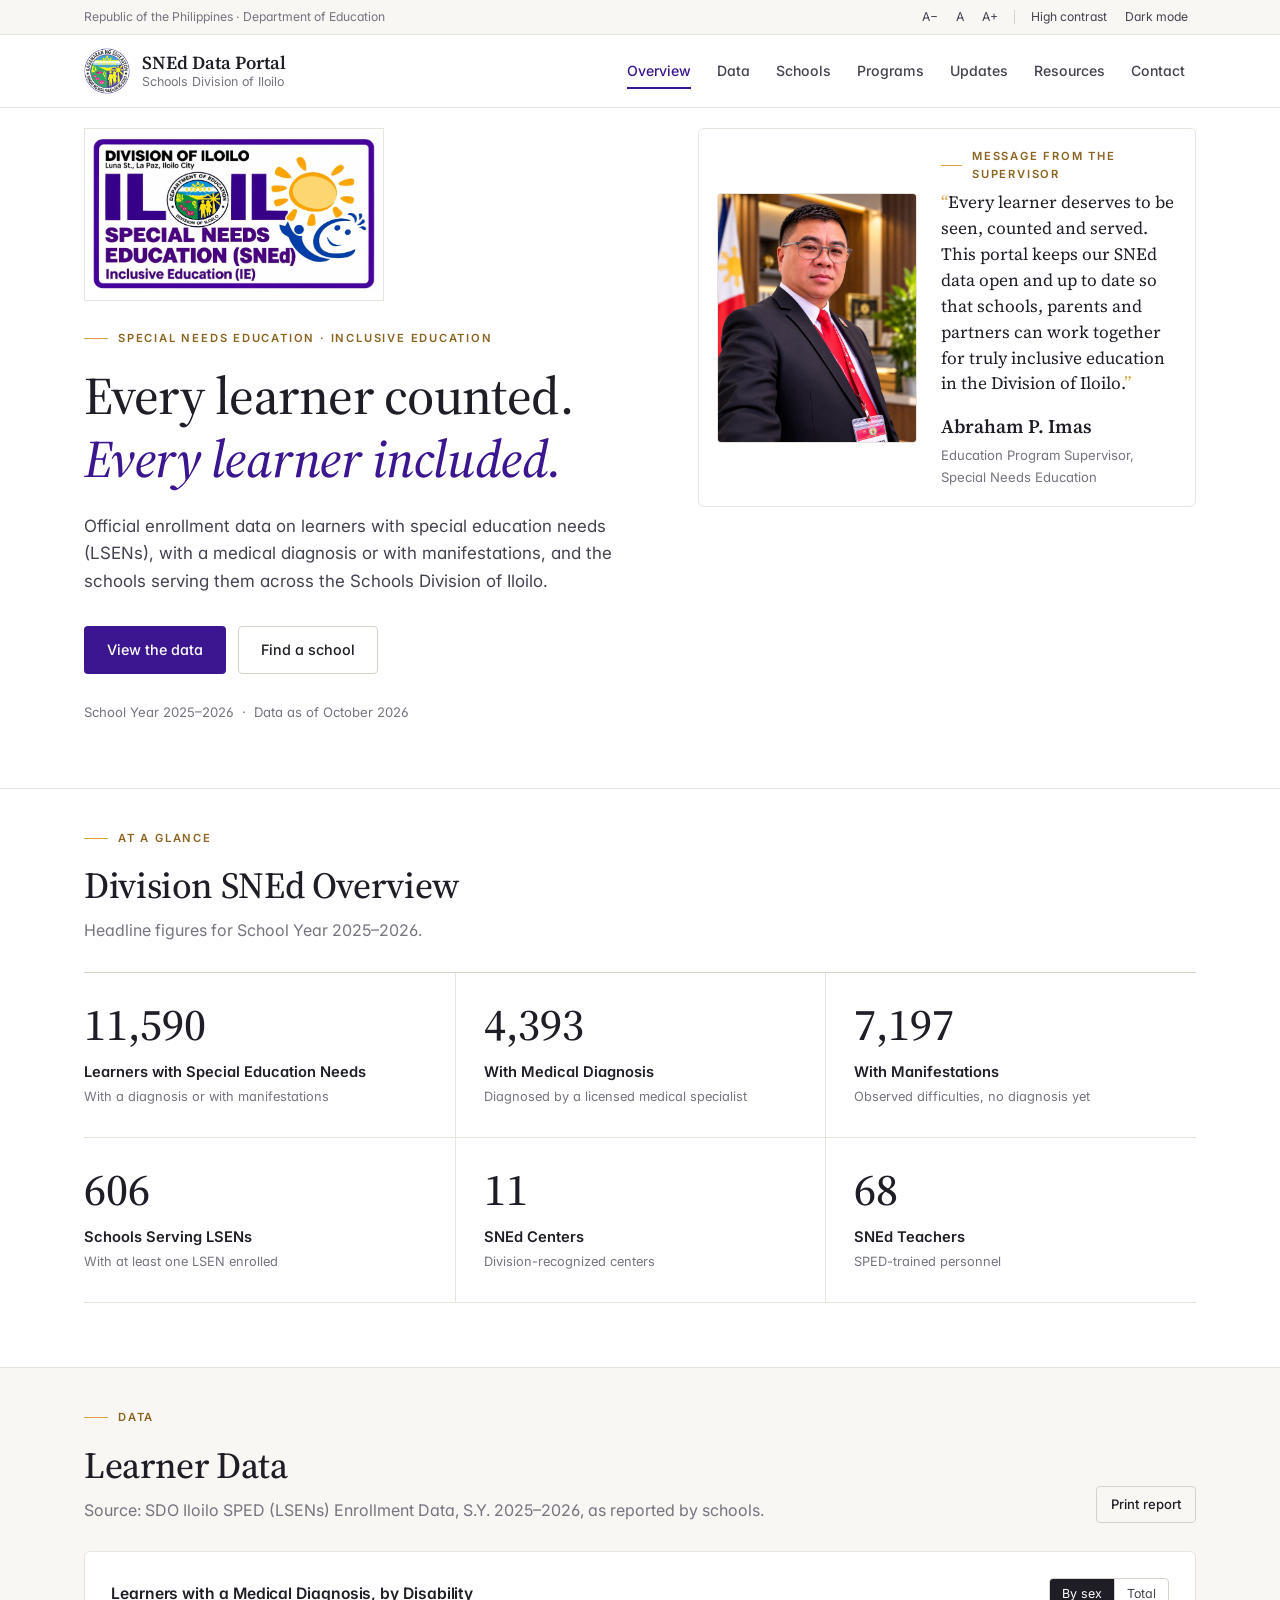
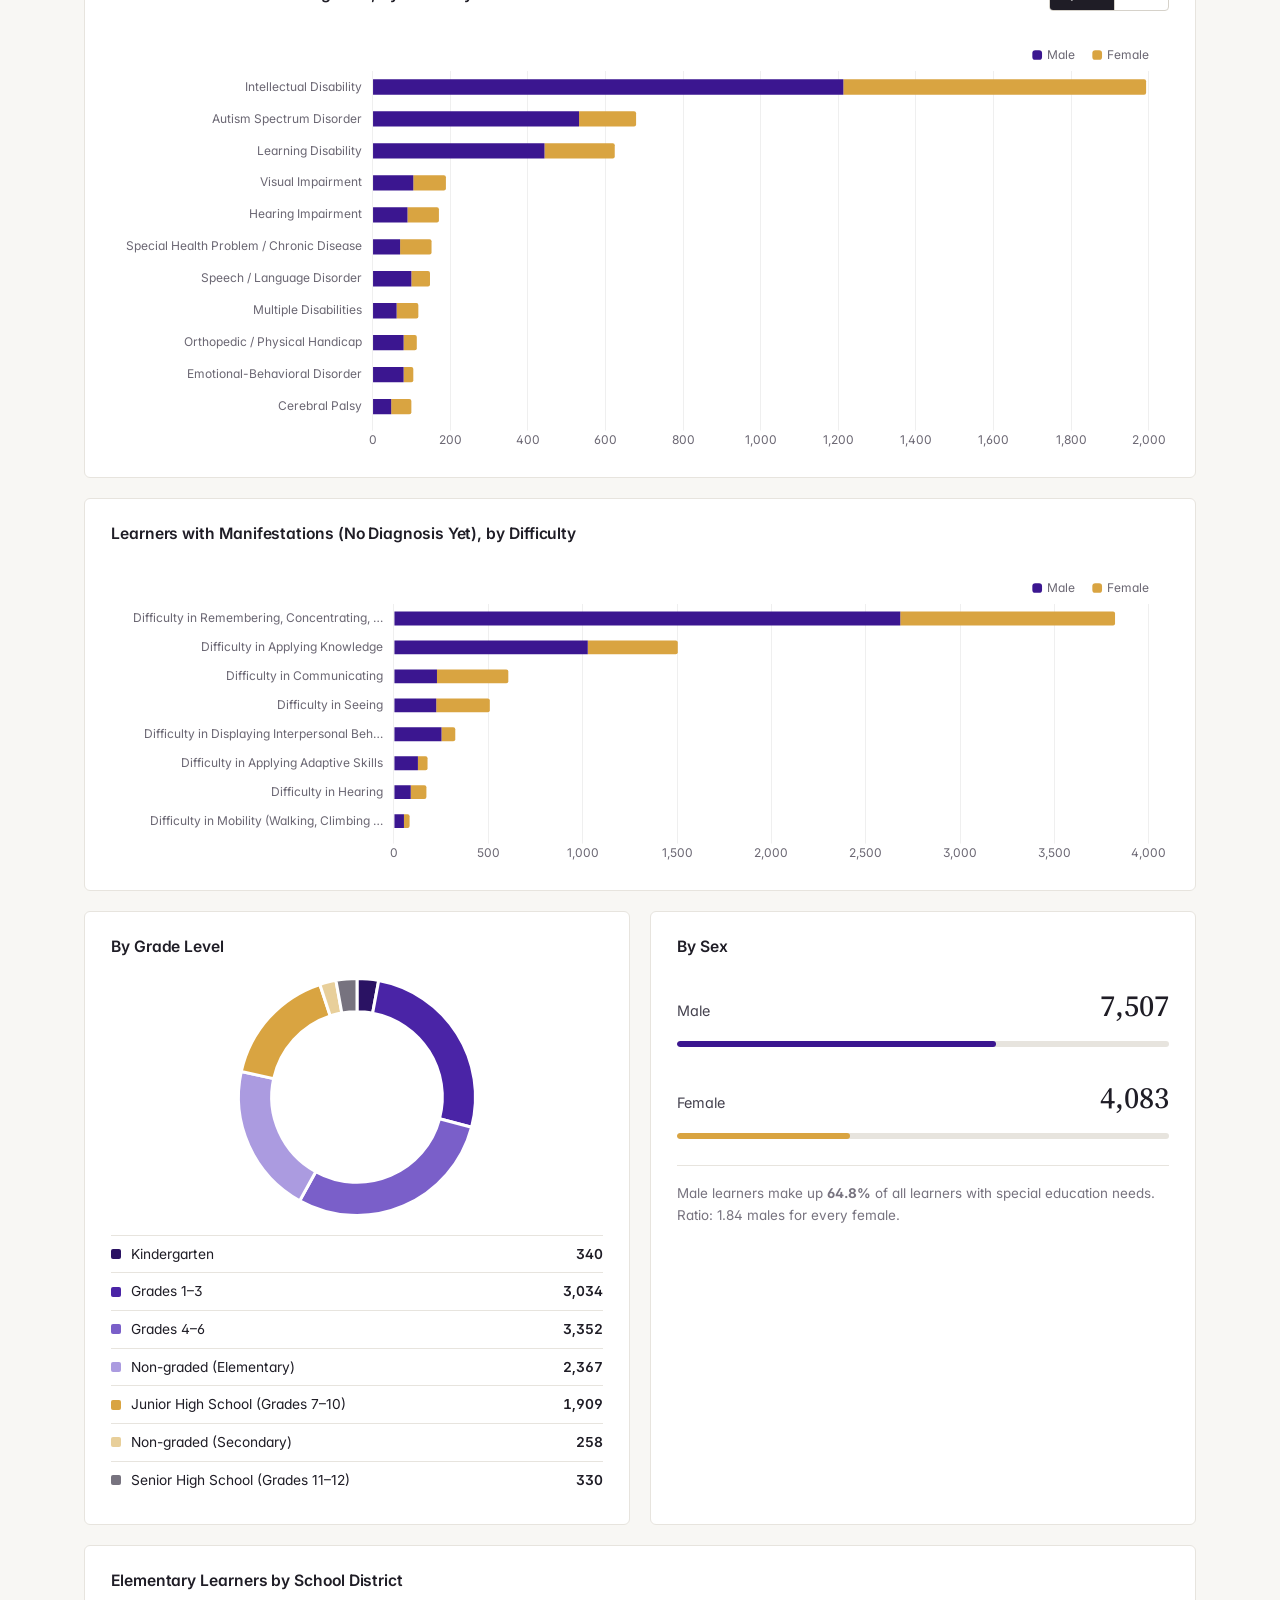
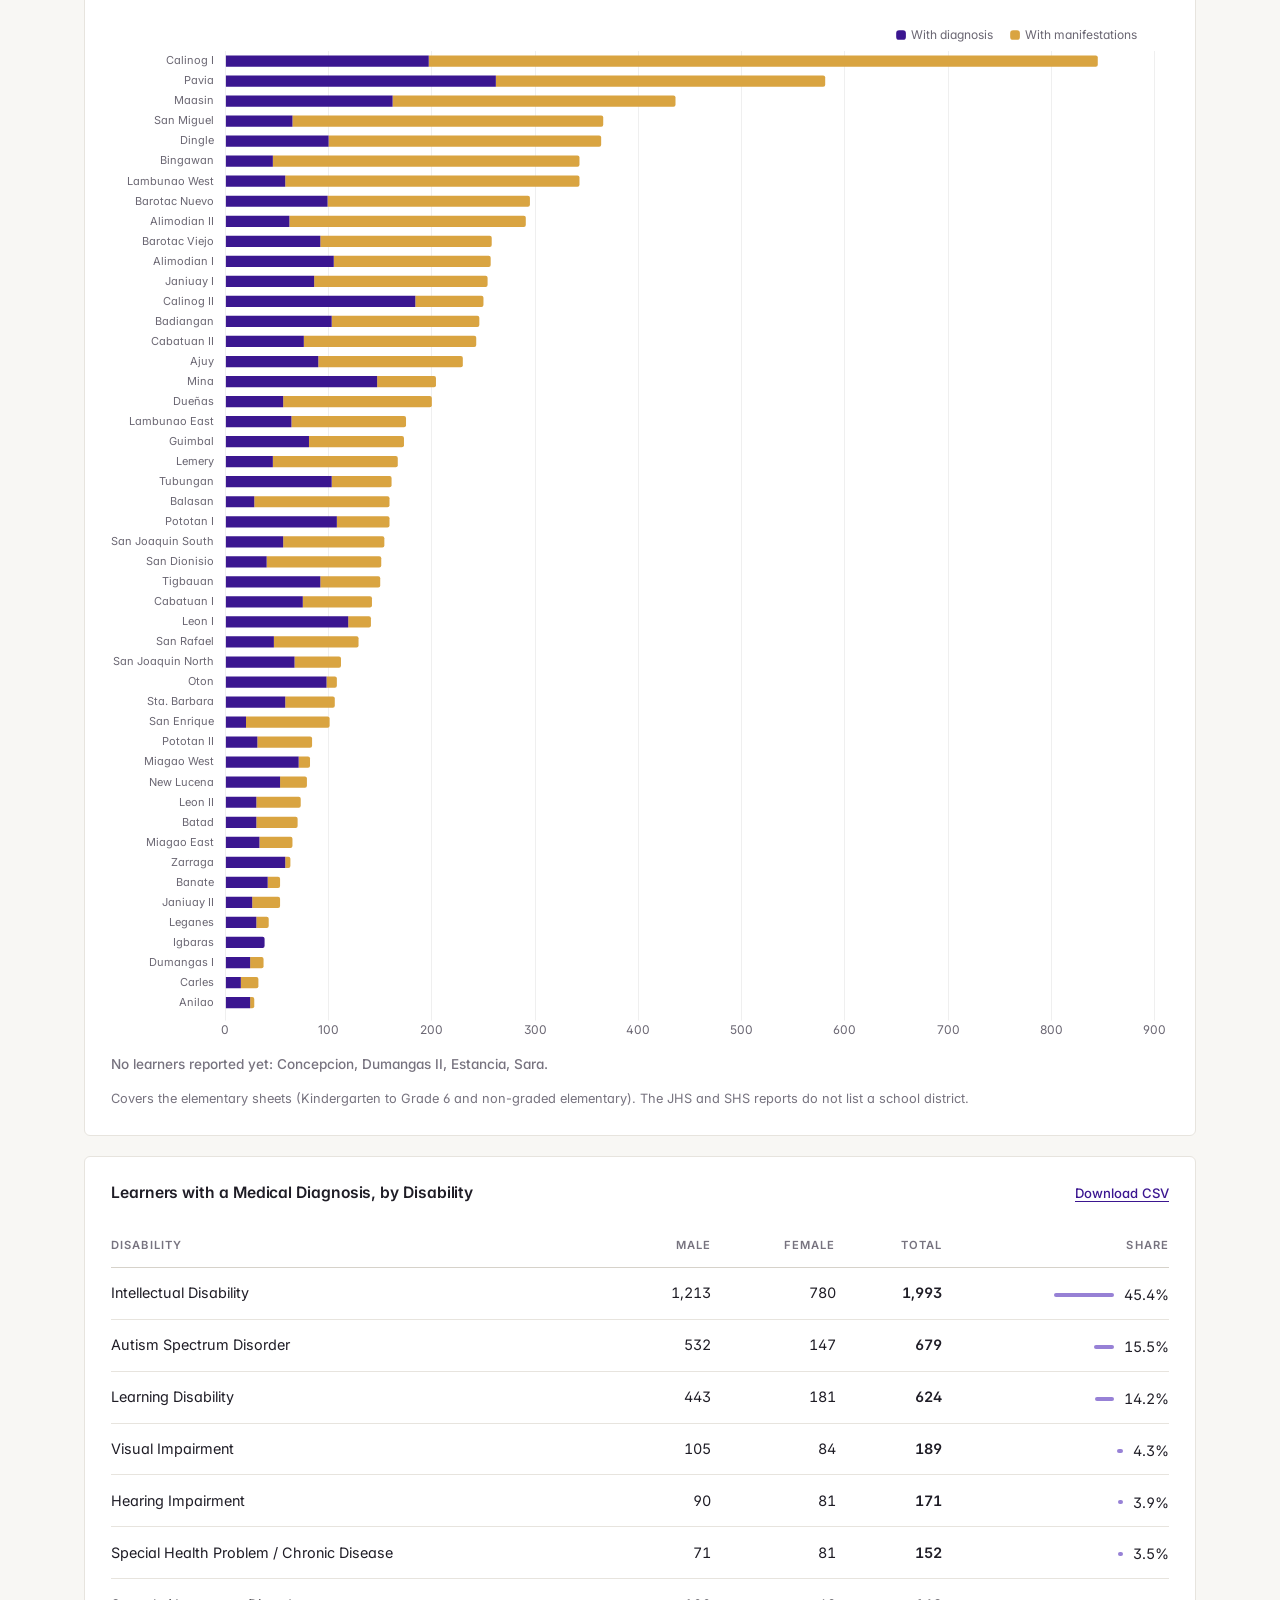
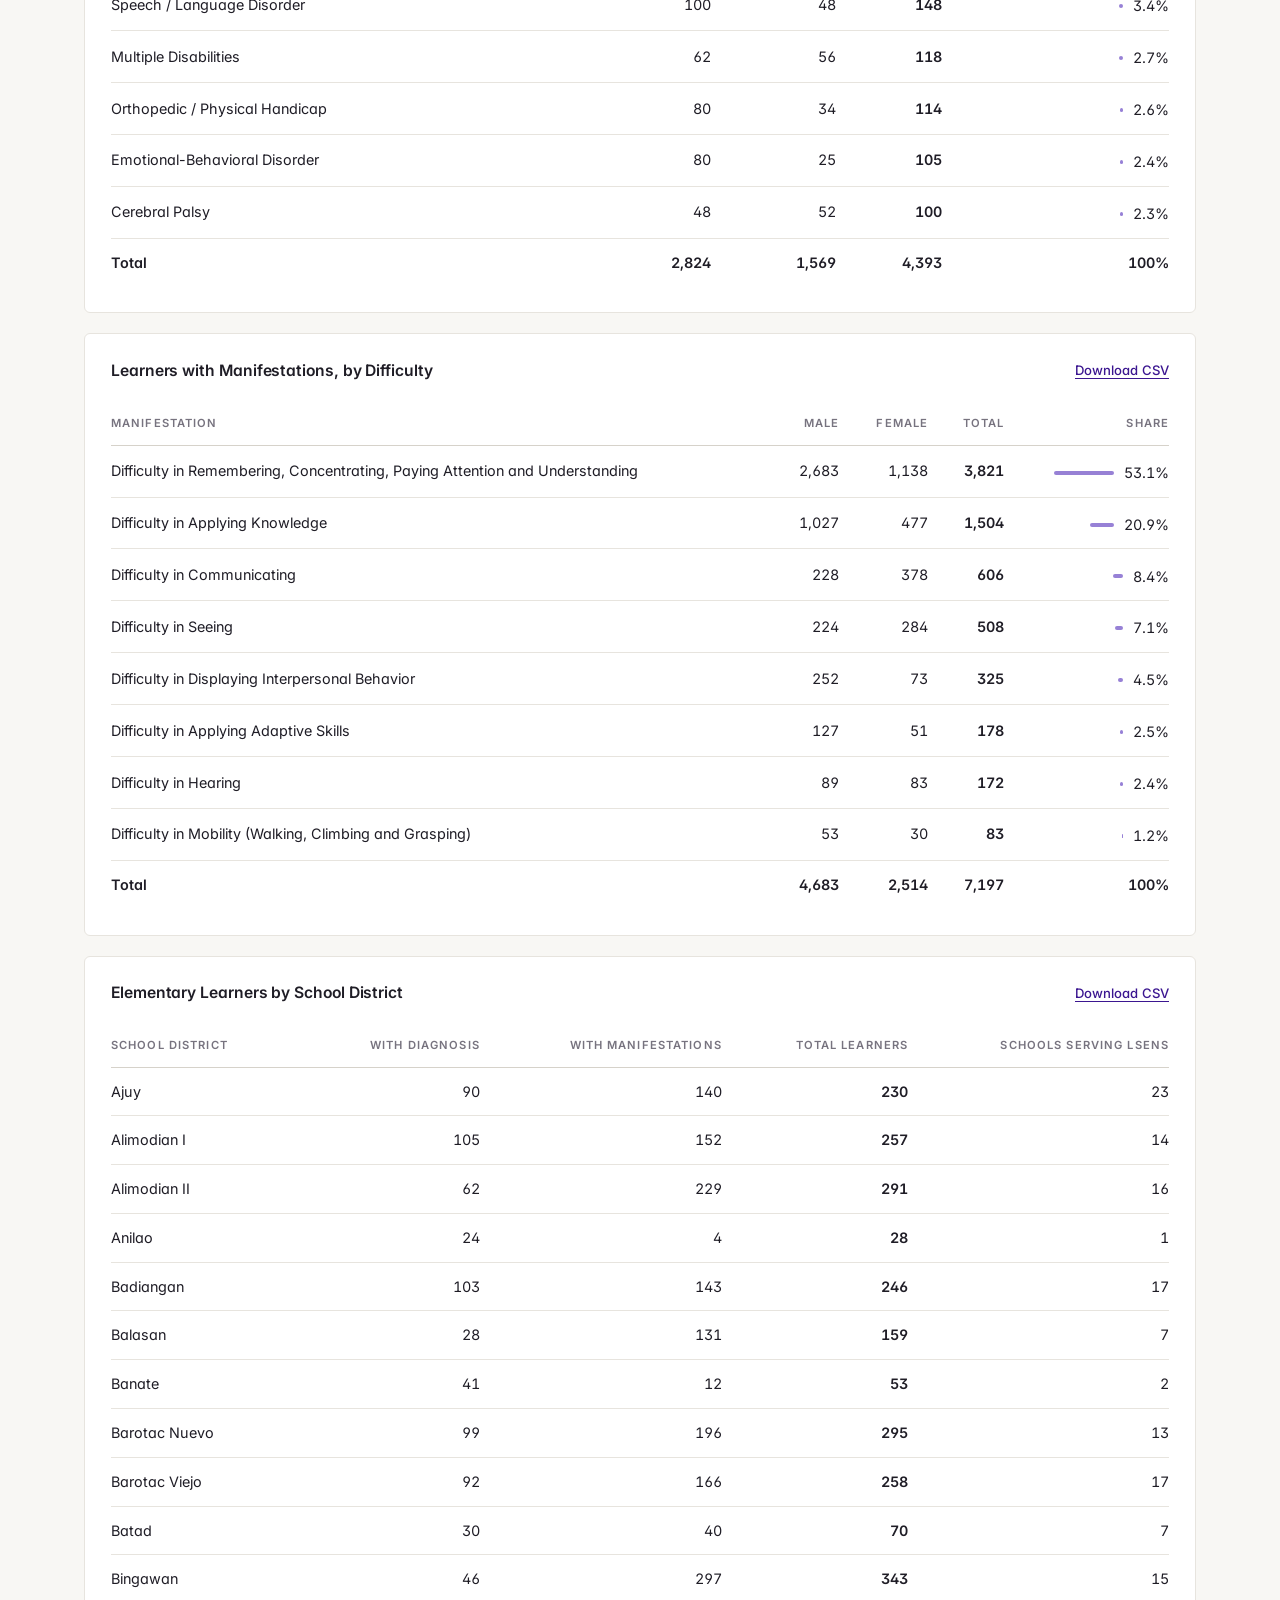
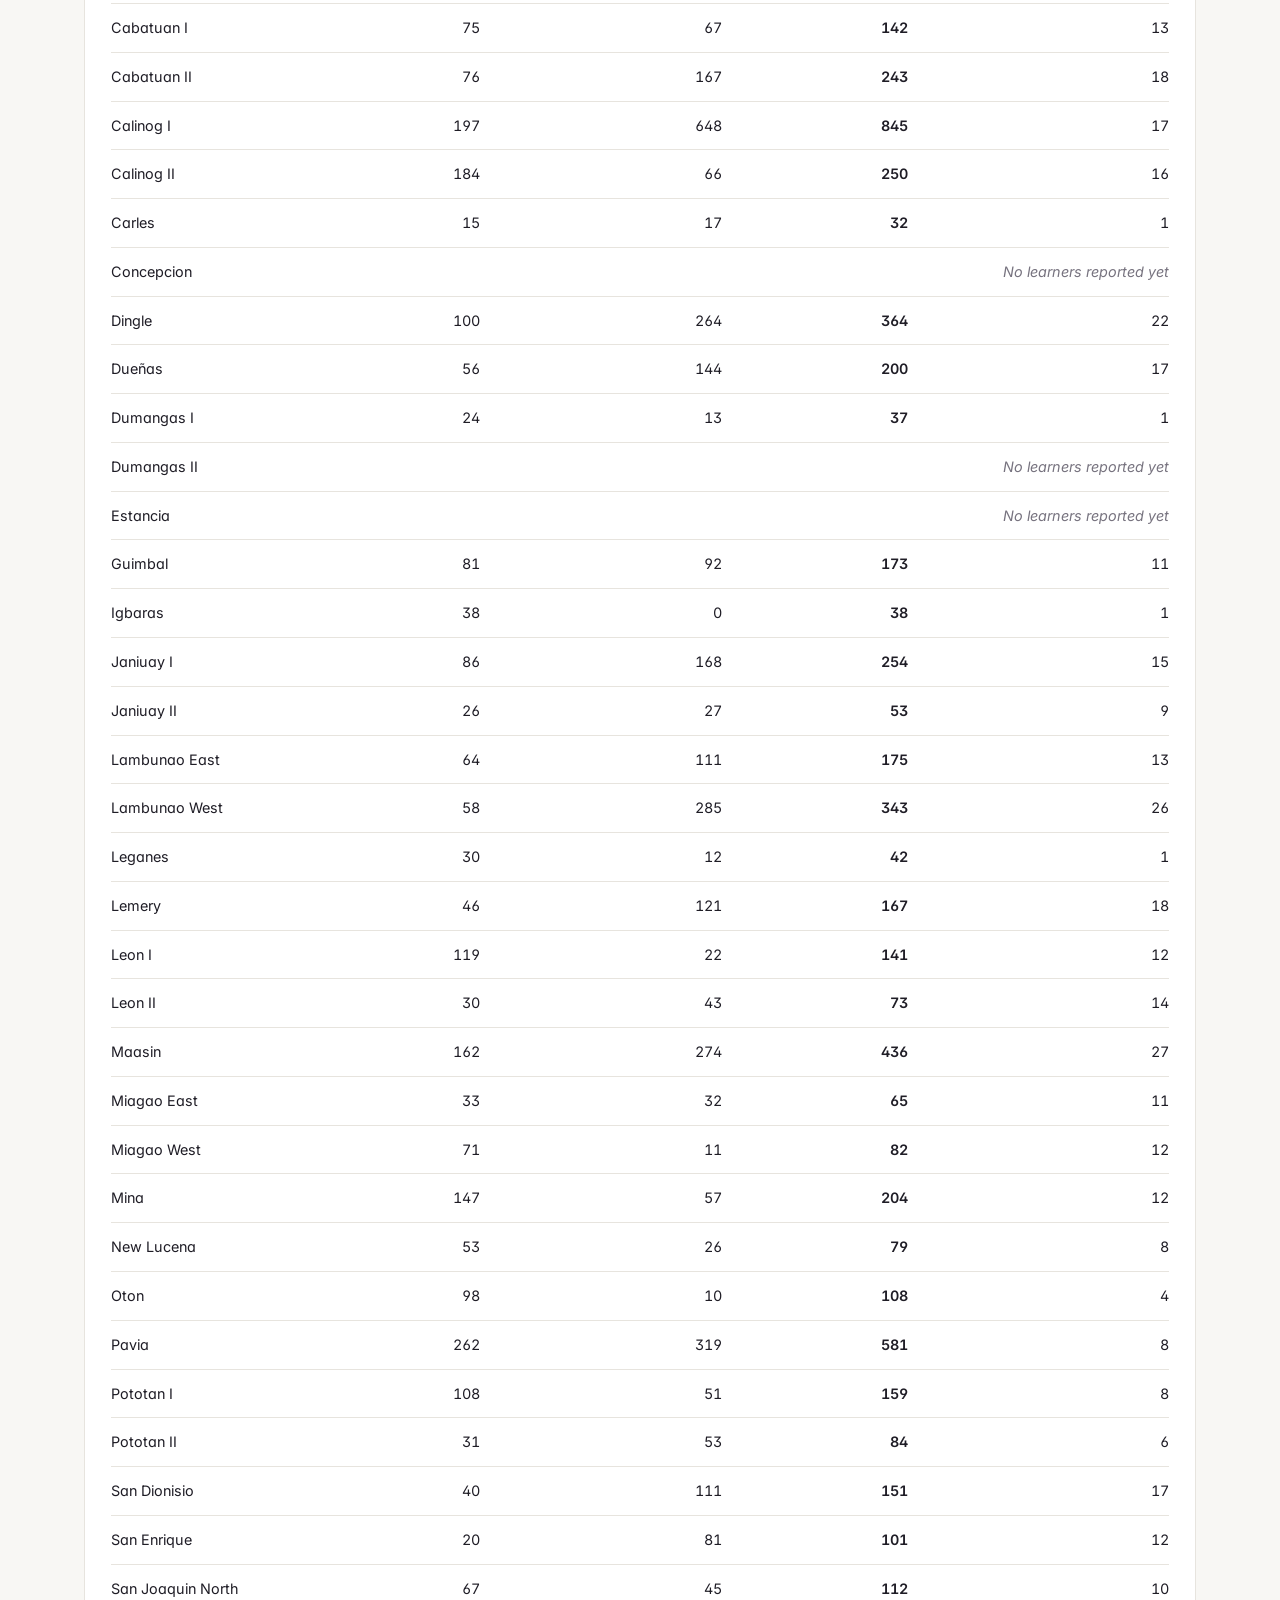
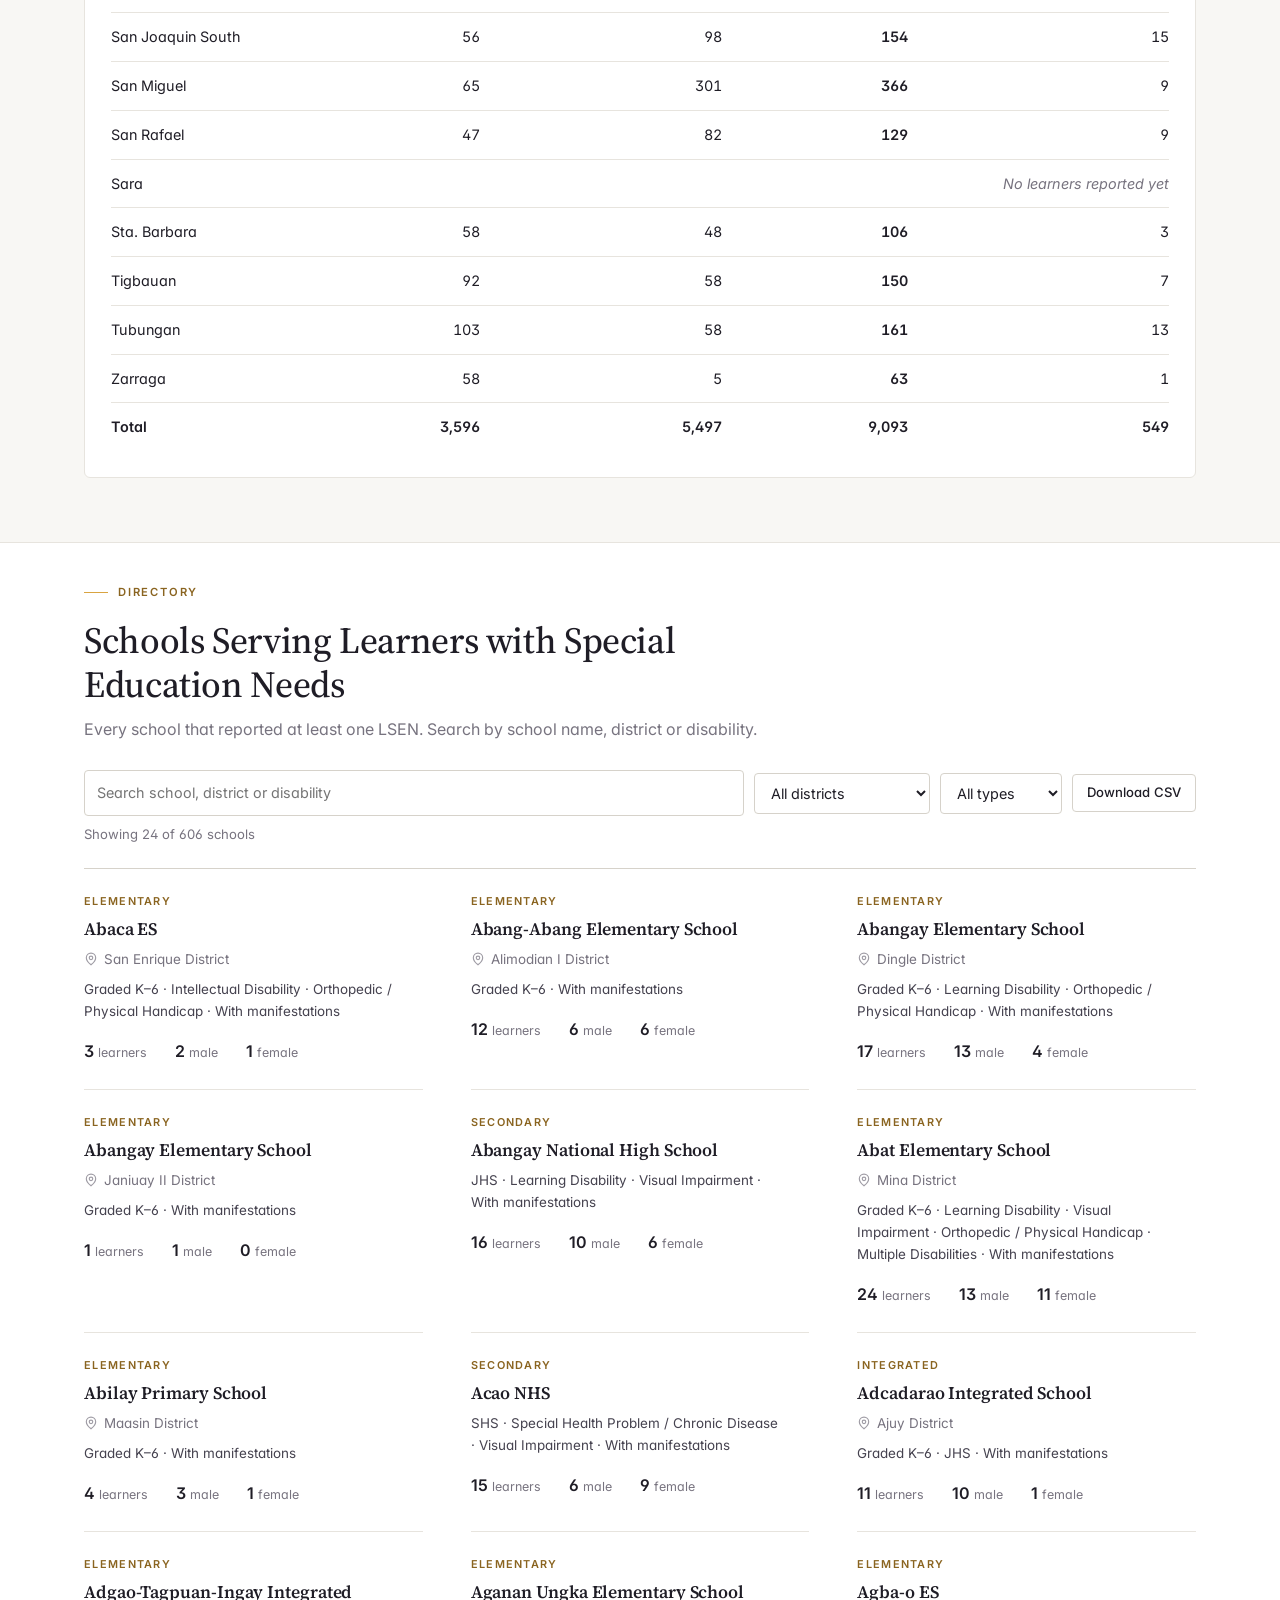
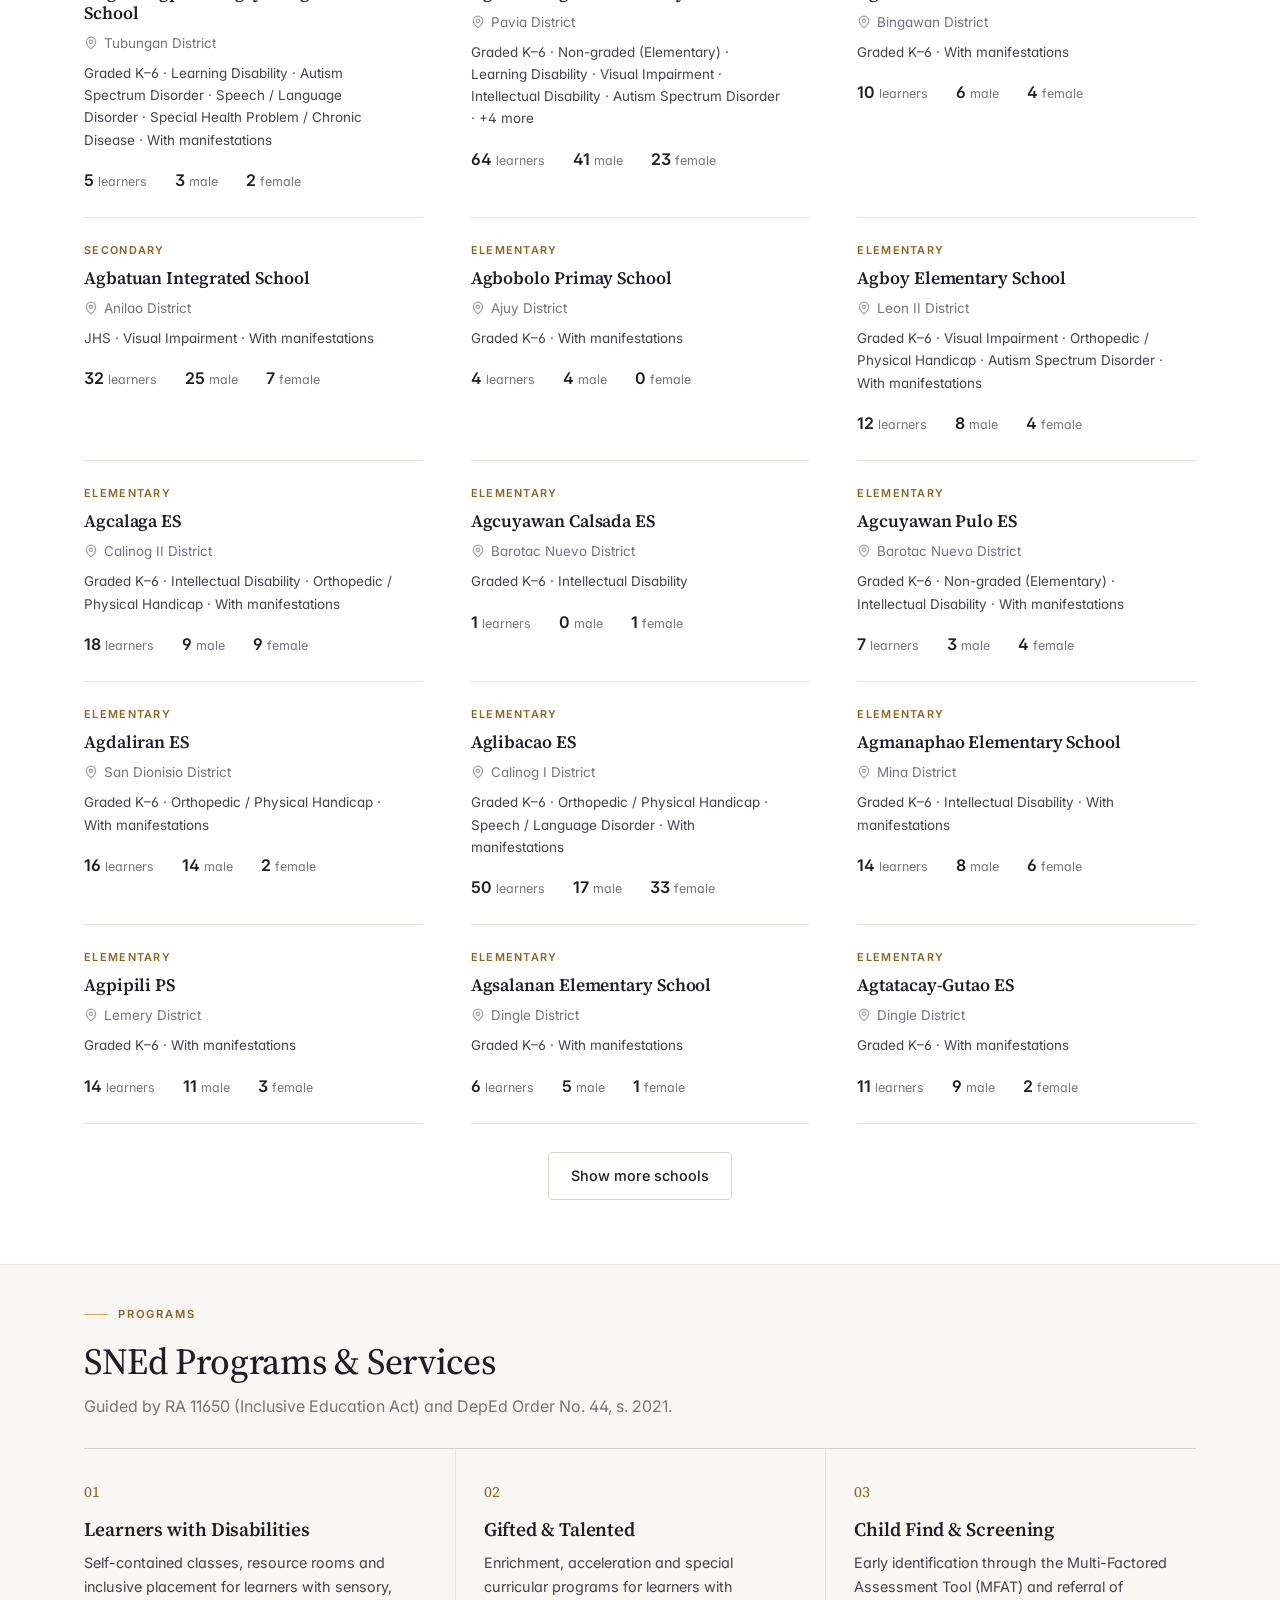
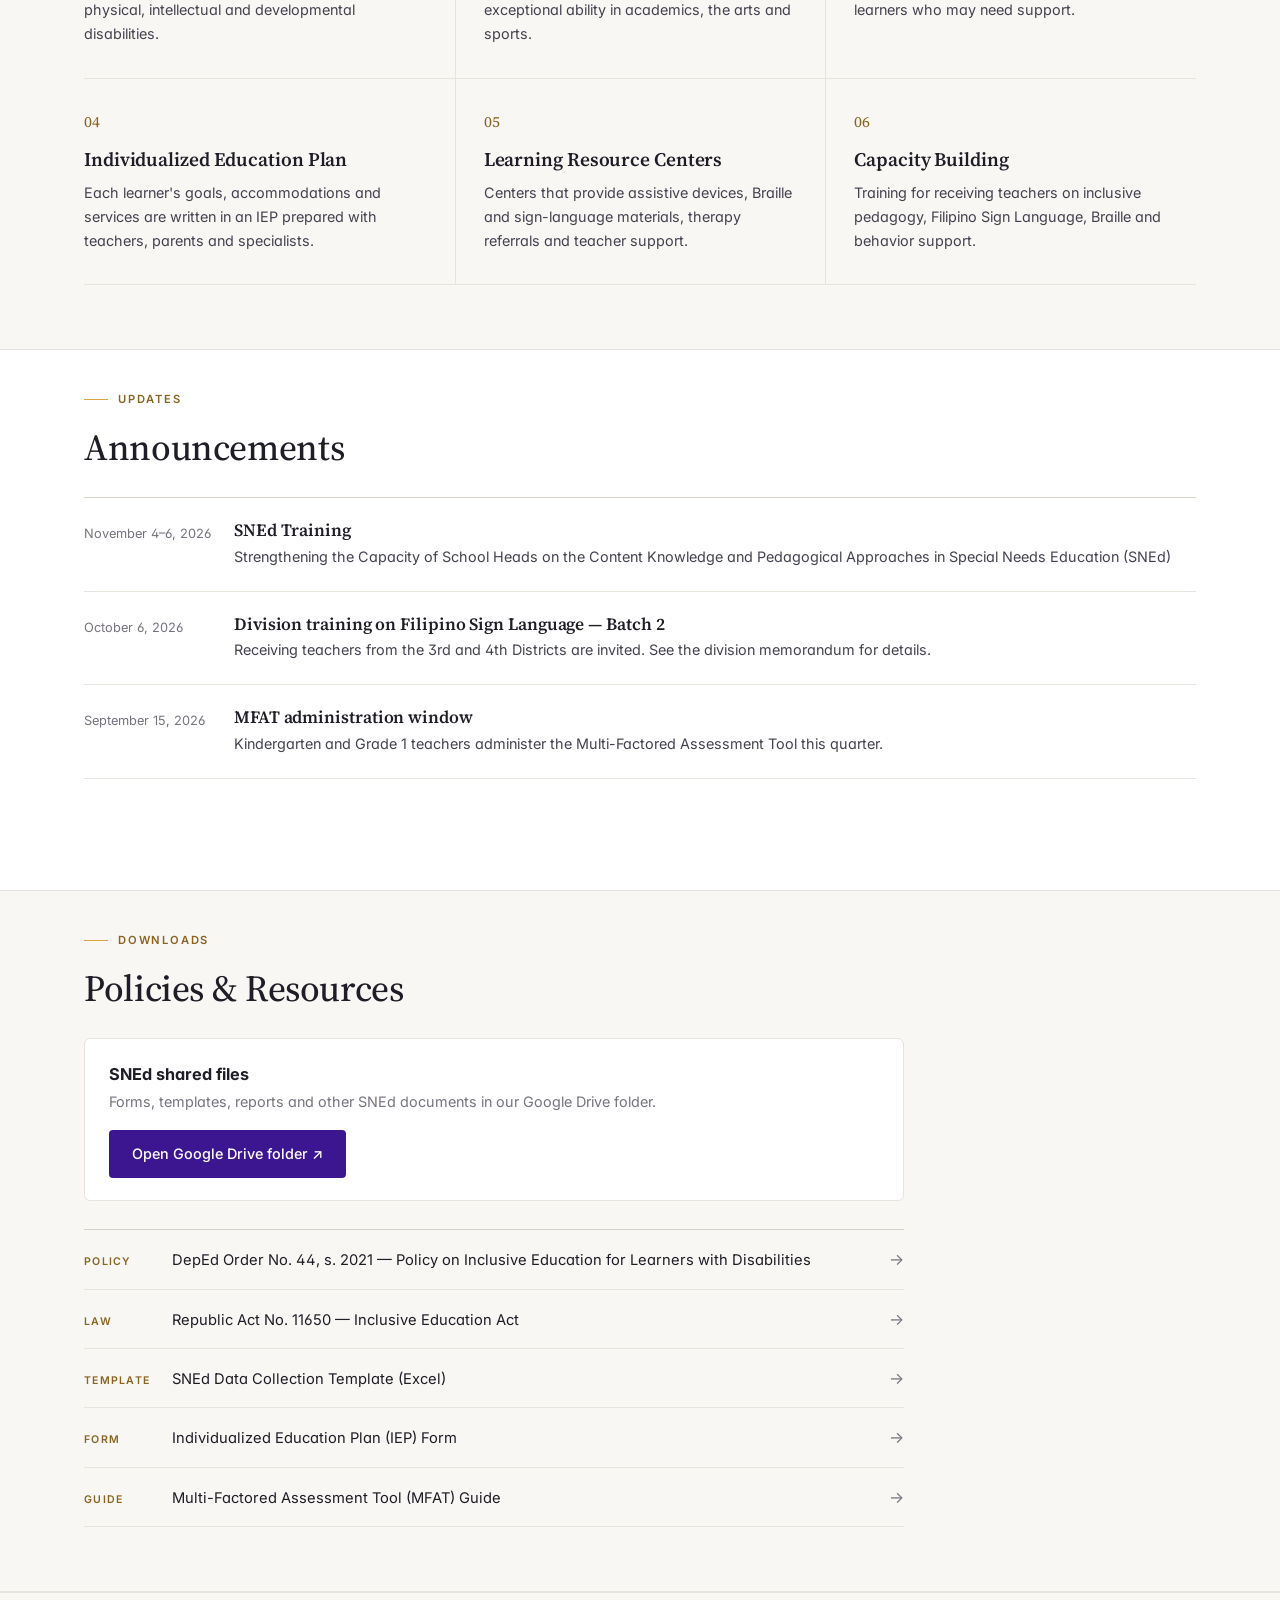
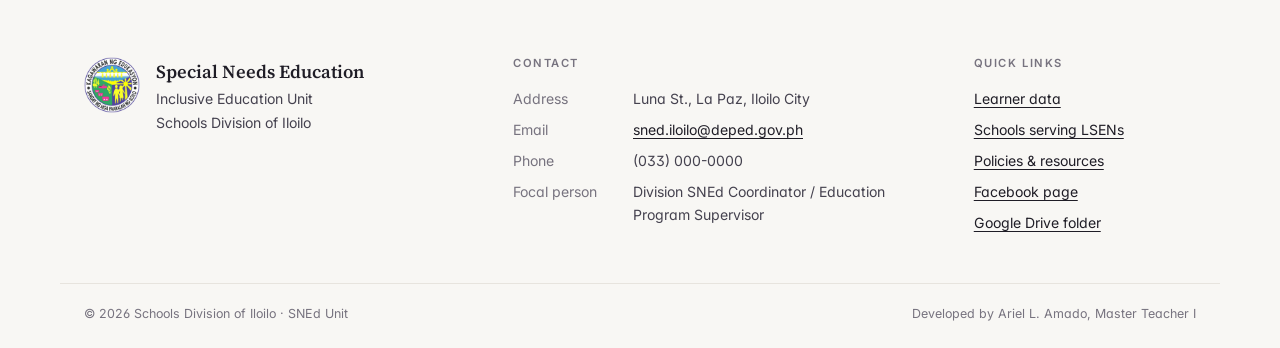
<file: index.html>
<!doctype html>
<html lang="en">
<head>
  <meta charset="utf-8">
  <meta name="viewport" content="width=device-width, initial-scale=1">
  <title>SNEd Data Portal · Schools Division of Iloilo</title>
  <meta name="description" content="Special Needs Education (SNEd) and Inclusive Education data portal of the Schools Division of Iloilo — learners with special education needs, schools serving them, programs and resources.">
  <meta property="og:title" content="SNEd Data Portal · Schools Division of Iloilo">
  <meta property="og:description" content="Special Needs Education and Inclusive Education data of the Schools Division of Iloilo.">
  <meta property="og:image" content="assets/img/sned-banner.jpg">
  <meta name="theme-color" content="#ffffff">
  <link rel="icon" type="image/png" href="assets/img/favicon.png">
  <link rel="preconnect" href="https://fonts.googleapis.com">
  <link rel="preconnect" href="https://fonts.gstatic.com" crossorigin>
  <link href="https://fonts.googleapis.com/css2?family=Inter:wght@400;500;600&family=Source+Serif+4:opsz,wght@8..60,400;8..60,500;8..60,600&display=swap" rel="stylesheet">
  <link rel="stylesheet" href="assets/css/style.css?v=4">
</head>
<body>
  <a class="skip" href="#main">Skip to main content</a>

  <div class="a11y-bar" role="region" aria-label="Accessibility options">
    <div class="wrap a11y-inner">
      <span class="a11y-label">Republic of the Philippines · Department of Education</span>
      <div class="a11y-tools">
        <span class="sr-only">Text size</span>
        <button type="button" data-font="-1" aria-label="Decrease text size">A−</button>
        <button type="button" data-font="0" aria-label="Reset text size">A</button>
        <button type="button" data-font="1" aria-label="Increase text size">A+</button>
        <span class="sep" aria-hidden="true"></span>
        <button type="button" id="contrastBtn" aria-pressed="false">High contrast</button>
        <button type="button" id="themeBtn" aria-label="Toggle dark mode">Dark mode</button>
      </div>
    </div>
  </div>

  <header class="site-header" id="top">
    <div class="wrap header-inner">
      <a class="brand" href="#top" aria-label="SNEd Data Portal home">
        <img src="assets/img/division-seal.png" alt="Schools Division of Iloilo seal" width="48" height="48">
        <span class="brand-text">
          <strong>SNEd Data Portal</strong>
          <small data-bind="meta.division">Schools Division of Iloilo</small>
        </span>
      </a>
      <button class="nav-toggle" aria-expanded="false" aria-controls="nav" type="button">
        <span></span><span></span><span></span><span class="sr-only">Menu</span>
      </button>
      <nav id="nav" class="nav" aria-label="Main">
        <a href="#overview">Overview</a>
        <a href="#data">Data</a>
        <a href="#directory">Schools</a>
        <a href="#programs">Programs</a>
        <a href="#updates">Updates</a>
        <a href="#resources">Resources</a>
        <a href="#contact">Contact</a>
      </nav>
    </div>
  </header>

  <main id="main">
    <section class="hero" id="overview">
      <div class="wrap hero-inner">
        <div class="hero-copy">
            <figure class="hero-card">
              <img src="assets/img/sned-banner.jpg" alt="Division of Iloilo Special Needs Education (SNEd) and Inclusive Education (IE) logo" width="1690" height="931">
          </figure>
          <p class="eyebrow">Special Needs Education · Inclusive Education</p>
          <h1>Every learner counted.<br><em>Every learner included.</em></h1>
          <p class="lead">Official enrollment data on learners with special education needs (LSENs), with a medical diagnosis or with manifestations, and the schools serving them across the <span data-bind="meta.division">Schools Division of Iloilo</span>.</p>
          <div class="hero-actions">
            <a class="btn btn-primary" href="#data">View the data</a>
            <a class="btn btn-outline" href="#directory">Find a school</a>
          </div>
          <p class="asof">School Year <span data-bind="meta.schoolYear"></span> &nbsp;·&nbsp; Data as of <span data-bind="meta.asOf"></span></p>
        </div>
        <div class="hero-side">
          <figure class="leader">
            <img src="assets/img/supervisor.jpg" alt="" id="supPhoto" width="640" height="800">
            <figcaption>
              <p class="eyebrow">Message from the Supervisor</p>
              <blockquote id="supMessage"></blockquote>
              <strong class="leader-name" data-bind="meta.supervisorName"></strong>
              <span class="leader-role" data-bind="meta.supervisorPosition"></span>
            </figcaption>
          </figure>
        </div>
      </div>
    </section>

    <div id="sampleNotice" class="sample-notice" hidden>
      <div class="wrap"><strong>Sample data.</strong> Figures shown are placeholders. Replace them using the Data Editor or in <code>assets/js/data.js</code>.</div>
    </div>

    <!-- OVERVIEW -->
    <section id="summary" class="section">
      <div class="wrap">
        <div class="section-head">
          <p class="eyebrow">At a glance</p>
          <h2>Division SNEd Overview</h2>
          <p class="muted">Headline figures for School Year <span data-bind="meta.schoolYear"></span>.</p>
        </div>
        <div class="stats" id="stats"></div>
      </div>
    </section>

    <!-- DATA -->
    <section id="data" class="section section-tint">
      <div class="wrap">
        <div class="section-head row-head">
          <div>
            <p class="eyebrow">Data</p>
            <h2>Learner Data</h2>
            <p class="muted">Source: <span data-bind="meta.source"></span>.</p>
          </div>
          <button class="btn btn-outline btn-sm" type="button" id="printBtn">Print report</button>
        </div>

        <div class="grid-charts">
          <article class="card span-2">
            <header class="card-head">
              <h3>Learners with a Medical Diagnosis, by Disability</h3>
              <div class="seg" role="group" aria-label="Show by sex">
                <button type="button" class="on" data-sex="both">By sex</button>
                <button type="button" data-sex="total">Total</button>
              </div>
            </header>
            <div class="chart-box tall"><canvas id="chDisability" aria-label="Bar chart of learners with disabilities by category" role="img"></canvas></div>
          </article>

          <article class="card span-2 mani-only">
            <header class="card-head"><h3>Learners with Manifestations (No Diagnosis Yet), by Difficulty</h3></header>
            <div class="chart-box"><canvas id="chManifest" aria-label="Bar chart of learners with manifestations by type of difficulty" role="img"></canvas></div>
          </article>

          <article class="card">
            <header class="card-head"><h3>By Grade Level</h3></header>
            <div class="chart-box short"><canvas id="chLevel" role="img" aria-label="Doughnut chart of learners by grade level"></canvas></div>
            <ul class="legend" id="levelLegend"></ul>
          </article>

          <article class="card">
            <header class="card-head"><h3>By Sex</h3></header>
            <div class="sexsplit" id="sexSplit"></div>
          </article>

          <article class="card span-2" id="trendCard" hidden>
            <header class="card-head"><h3>Enrollment Trend by School Year</h3></header>
            <div class="chart-box"><canvas id="chTrend" role="img" aria-label="Line chart of enrollment trend"></canvas></div>
          </article>

          <article class="card span-2">
            <header class="card-head"><h3>Elementary Learners by School District</h3></header>
            <div class="chart-box"><canvas id="chDistrict" role="img" aria-label="Bar chart of elementary learners by school district"></canvas></div>
            <p class="muted" id="distNoData" style="font-size:.85rem;margin:12px 0 0;font-weight:500"></p>
            <p class="muted" style="font-size:.8rem;margin:12px 0 0">Covers the elementary sheets (Kindergarten to Grade 6 and non-graded elementary). The JHS and SHS reports do not list a school district.</p>
          </article>
        </div>

        <article class="card table-card">
          <header class="card-head">
            <h3>Learners with a Medical Diagnosis, by Disability</h3>
            <button class="link-btn" type="button" data-csv="disability">Download CSV</button>
          </header>
          <div class="table-wrap">
            <table class="data-table" id="tblDisability">
              <thead><tr><th scope="col">Disability</th><th scope="col" class="num">Male</th><th scope="col" class="num">Female</th><th scope="col" class="num">Total</th><th scope="col" class="num">Share</th></tr></thead>
              <tbody></tbody>
              <tfoot></tfoot>
            </table>
          </div>
        </article>

        <article class="card table-card mani-only">
          <header class="card-head">
            <h3>Learners with Manifestations, by Difficulty</h3>
            <button class="link-btn" type="button" data-csv="manifest">Download CSV</button>
          </header>
          <div class="table-wrap">
            <table class="data-table" id="tblManifest">
              <thead><tr><th scope="col">Manifestation</th><th scope="col" class="num">Male</th><th scope="col" class="num">Female</th><th scope="col" class="num">Total</th><th scope="col" class="num">Share</th></tr></thead>
              <tbody></tbody>
              <tfoot></tfoot>
            </table>
          </div>
        </article>

        <article class="card table-card">
          <header class="card-head">
            <h3>Elementary Learners by School District</h3>
            <button class="link-btn" type="button" data-csv="district">Download CSV</button>
          </header>
          <div class="table-wrap">
            <table class="data-table" id="tblDistrict">
              <thead></thead>
              <tbody></tbody>
              <tfoot></tfoot>
            </table>
          </div>
        </article>
      </div>
    </section>

    <!-- DIRECTORY -->
    <section id="directory" class="section">
      <div class="wrap">
        <div class="section-head">
          <p class="eyebrow">Directory</p>
          <h2>Schools Serving Learners with Special Education Needs</h2>
          <p class="muted">Every school that reported at least one LSEN. Search by school name, district or disability.</p>
        </div>
        <div class="filters">
          <label class="field grow">
            <span class="sr-only">Search schools</span>
            <input type="search" id="q" placeholder="Search school, district or disability">
          </label>
          <label class="field">
            <span class="sr-only">District</span>
            <select id="fDistrict"><option value="">All districts</option></select>
          </label>
          <label class="field">
            <span class="sr-only">Type</span>
            <select id="fType"><option value="">All types</option></select>
          </label>
          <button class="btn btn-outline btn-sm" type="button" data-csv="schools">Download CSV</button>
        </div>
        <p class="result-count" id="resultCount" aria-live="polite"></p>
        <div class="school-grid" id="schoolGrid"></div>
        <div style="text-align:center;margin-top:28px"><button class="btn btn-outline" type="button" id="moreSchools" hidden>Show more schools</button></div>
      </div>
    </section>

    <!-- PROGRAMS -->
    <section id="programs" class="section section-tint">
      <div class="wrap">
        <div class="section-head">
          <p class="eyebrow">Programs</p>
          <h2>SNEd Programs &amp; Services</h2>
          <p class="muted">Guided by RA 11650 (Inclusive Education Act) and DepEd Order No. 44, s. 2021.</p>
        </div>
        <div class="programs" id="programList"></div>
      </div>
    </section>

    <!-- UPDATES -->
    <section id="updates" class="section">
      <div class="wrap">
        <div class="section-head">
          <p class="eyebrow">Updates</p>
          <h2>Announcements</h2>
        </div>
        <ol class="timeline" id="announceList"></ol>
      </div>
    </section>

    <!-- RESOURCES -->
    <section id="resources" class="section section-tint">
      <div class="wrap">
        <div class="section-head">
          <p class="eyebrow">Downloads</p>
          <h2>Policies &amp; Resources</h2>
        </div>
        <div id="driveBox" hidden style="max-width:820px;display:flex;flex-wrap:wrap;align-items:center;justify-content:space-between;gap:16px;padding:22px 24px;margin-bottom:28px;border:1px solid var(--line);border-radius:var(--radius);background:var(--surface)">
          <div>
            <strong style="display:block;font-size:1.02rem">SNEd shared files</strong>
            <span class="muted" style="font-size:.9rem">Forms, templates, reports and other SNEd documents in our Google Drive folder.</span>
          </div>
          <a class="btn btn-primary" id="driveBtn" href="https://drive.google.com/drive/folders/1sD_sWt_fL2CXwe3O12nC6hJ-1P7XWGsR" target="_blank" rel="noopener">Open Google Drive folder ↗</a>
        </div>
        <ul class="resources" id="resourceList"></ul>
      </div>
    </section>
  </main>

  <footer id="contact" class="site-footer">
    <div class="wrap footer-grid">
      <div class="footer-brand">
        <img src="assets/img/division-seal.png" alt="" width="56" height="56">
        <div>
          <strong>Special Needs Education</strong>
          <span>Inclusive Education Unit</span>
          <span data-bind="meta.division"></span>
        </div>
      </div>
      <div>
        <h4>Contact</h4>
        <ul class="contact">
          <li><span>Address</span><span data-bind="meta.address"></span></li>
          <li><span>Email</span><a id="mailLink" data-bind="meta.email"></a></li>
          <li><span>Phone</span><span data-bind="meta.phone"></span></li>
          <li><span>Focal person</span><span data-bind="meta.focalPerson"></span></li>
        </ul>
      </div>
      <div>
        <h4>Quick links</h4>
        <ul class="links">
          <li><a href="#data">Learner data</a></li>
          <li><a href="#directory">Schools serving LSENs</a></li>
          <li><a href="#resources">Policies &amp; resources</a></li>
          <li><a id="fbLink" href="#" target="_blank" rel="noopener">Facebook page</a></li>
          <li id="driveLi" hidden><a id="driveFoot" href="https://drive.google.com/drive/folders/1sD_sWt_fL2CXwe3O12nC6hJ-1P7XWGsR" target="_blank" rel="noopener">Google Drive folder</a></li>
        </ul>
      </div>
    </div>
    <div class="wrap footer-bottom">
      <span>© <span id="year"></span> <span data-bind="meta.division"></span> · SNEd Unit</span>
      <span>Developed by <span data-bind="meta.developer"></span></span>
    </div>
  </footer>

  <a href="#top" class="to-top" aria-label="Back to top">↑</a>

  <script src="assets/js/chart.umd.min.js"></script>
  <script src="assets/js/data.js?v=8"></script>
  <script src="assets/js/app.js?v=9"></script>
</body>
</html>
</file>
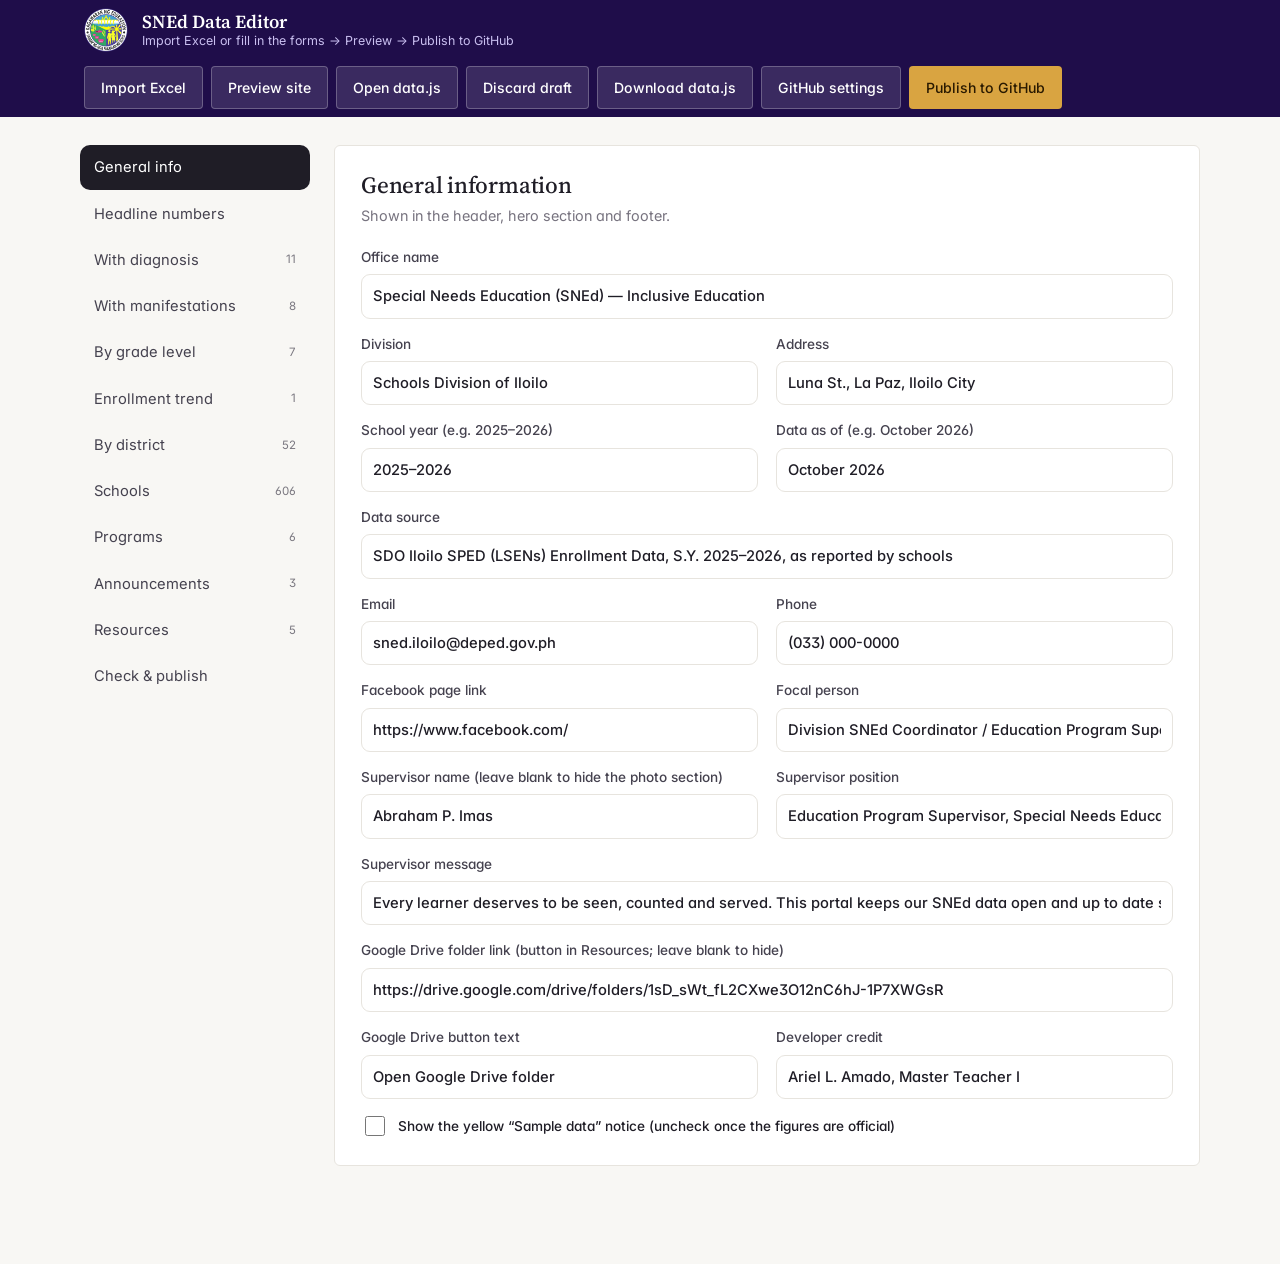
<file: sned-editor-0qmqtx.html>
<!doctype html>
<html lang="en">
<head>
  <meta charset="utf-8">
  <meta name="viewport" content="width=device-width, initial-scale=1">
  <title>SNEd Data Editor · Schools Division of Iloilo</title>
  <meta name="robots" content="noindex">
  <link rel="icon" type="image/png" href="assets/img/favicon.png">
  <link rel="preconnect" href="https://fonts.googleapis.com">
  <link rel="preconnect" href="https://fonts.gstatic.com" crossorigin>
  <link href="https://fonts.googleapis.com/css2?family=Inter:wght@400;500;600&family=Source+Serif+4:opsz,wght@8..60,500;8..60,600&display=swap" rel="stylesheet">
  <link rel="stylesheet" href="assets/css/style.css">
  <style>
    body{background:var(--tint)}
    .ed-header{background:#1f0d4a;color:#fff;position:sticky;top:0;z-index:40}
    .ed-header .wrap{display:flex;align-items:center;gap:14px;min-height:68px;flex-wrap:wrap;padding-top:8px;padding-bottom:8px}
    .ed-header img{width:44px;height:44px}
    .ed-title{display:flex;flex-direction:column;line-height:1.2;margin-right:auto}
    .ed-title strong{font-family:var(--serif);font-size:1.15rem;font-weight:600}
    .ed-title small{color:#c9bff0;font-size:.78rem}
    .ed-actions{display:flex;gap:8px;flex-wrap:wrap}
    .ed-actions .btn{padding:9px 16px;font-size:.88rem}
    .btn-light{background:rgba(255,255,255,.12);color:#fff;border-color:rgba(255,255,255,.25)}
    .btn-light:hover{background:rgba(255,255,255,.2)}
    .layout{display:grid;grid-template-columns:230px 1fr;gap:24px;padding:28px 20px 80px}
    .tabs{position:sticky;top:96px;align-self:start;display:flex;flex-direction:column;gap:2px}
    .tabs button{text-align:left;background:none;border:0;font:inherit;font-size:.92rem;padding:10px 14px;border-radius:10px;color:var(--ink-2);cursor:pointer;display:flex;justify-content:space-between;align-items:center}
    .tabs button:hover{background:var(--purple-100)}
    .tabs button.on{background:var(--ink);color:var(--bg)}
    .tabs .cnt{font-size:.72rem;opacity:.7}
    .panel{display:none}
    .panel.on{display:block}
    .panel > .card{margin-bottom:18px}
    .panel h2{font-size:1.45rem;font-weight:500;margin-bottom:4px}
    .panel .help{color:var(--muted);font-size:.9rem;margin:0 0 18px}
    .form-grid{display:grid;grid-template-columns:repeat(2,1fr);gap:14px 18px}
    .form-grid label{display:flex;flex-direction:column;gap:6px;font-size:.85rem;font-weight:500;color:var(--ink-2)}
    .form-grid label.full{grid-column:1/-1}
    input[type=text],input[type=password],input[type=number],input[type=date],input[type=email],input[type=url],select,textarea{font:inherit;font-size:.92rem;padding:9px 11px;border:1.5px solid var(--line);border-radius:9px;background:var(--surface);color:var(--ink);width:100%}
    input:focus,select:focus,textarea:focus{outline:none;border-color:var(--purple-500);box-shadow:0 0 0 3px color-mix(in srgb,var(--purple-500) 20%,transparent)}
    textarea{resize:vertical;min-height:62px}
    .form-grid label.switch{flex-direction:row;align-items:center;gap:10px;font-weight:500;color:var(--ink)}
    .switch input{width:20px;height:20px;flex:none;accent-color:var(--purple-600)}
    .ed-table-wrap{overflow-x:auto;border:1px solid var(--line);border-radius:12px;background:var(--surface)}
    table.ed{border-collapse:collapse;width:100%;min-width:640px;font-size:.9rem}
    table.ed th{background:var(--tint);font-size:.72rem;text-transform:uppercase;letter-spacing:.06em;color:var(--muted);font-weight:600;text-align:left;padding:10px 8px;border-bottom:1px solid var(--line);white-space:nowrap}
    table.ed td{padding:5px 6px;border-bottom:1px solid var(--line);vertical-align:top}
    table.ed td input,table.ed td select,table.ed td textarea{padding:7px 9px;border-radius:7px}
    table.ed td.num input{text-align:right;font-variant-numeric:tabular-nums}
    table.ed td.calc{text-align:right;font-weight:600;padding-top:12px;font-variant-numeric:tabular-nums;color:var(--purple-700)}
    table.ed tfoot td{font-weight:700;text-align:right;padding:10px 8px;background:var(--tint)}
    table.ed tfoot td:first-child{text-align:left}
    .row-tools{white-space:nowrap;text-align:right}
    .row-tools button{background:none;border:1px solid var(--line);border-radius:7px;width:30px;height:32px;cursor:pointer;color:var(--ink-2);font-size:.85rem}
    .row-tools button:hover{border-color:var(--purple-500);color:var(--purple-600)}
    .row-tools button.del:hover{border-color:#c0392b;color:#c0392b}
    .tbl-actions{display:flex;gap:8px;flex-wrap:wrap;margin-top:12px;align-items:center}
    .tbl-actions .hint{color:var(--muted);font-size:.8rem;margin-left:auto}
    .checks{list-style:none;margin:0;padding:0;display:grid;gap:8px}
    .checks li{display:flex;gap:10px;align-items:flex-start;padding:10px 12px;border-radius:10px;font-size:.9rem}
    .checks li.ok{background:#e8f6ee;color:#1d6b3f}
    .checks li.warn{background:#fff3d6;color:#7a5200}
    :root[data-theme="dark"] .checks li.ok{background:#173a28;color:#9fe3bb}
    :root[data-theme="dark"] .checks li.warn{background:#3a2c08;color:#fde9ad}
    .toast{position:fixed;left:50%;bottom:24px;transform:translateX(-50%) translateY(20px);background:var(--purple-900);color:#fff;padding:12px 20px;border-radius:12px;box-shadow:var(--shadow);opacity:0;transition:.25s;z-index:99;font-size:.9rem;pointer-events:none}
    .toast.show{opacity:1;transform:translateX(-50%) translateY(0)}
    .steps{margin:0;padding-left:20px;display:grid;gap:8px;font-size:.92rem;color:var(--ink-2)}
    .draft-flag{font-size:.75rem;background:var(--gold);color:#2a1600;padding:2px 8px;border-radius:999px;margin-left:8px;font-weight:600}
    @media (max-width:860px){
      .layout{grid-template-columns:1fr;padding-top:16px}
      .tabs{position:static;flex-direction:row;overflow-x:auto;gap:6px;padding-bottom:4px}
      .tabs button{white-space:nowrap;border:1px solid var(--line);background:var(--surface)}
      .form-grid{grid-template-columns:1fr}
      .tbl-actions .hint{margin-left:0;width:100%}
    }
    /* GitHub publish */
    .modal{position:fixed;inset:0;background:rgba(15,10,30,.55);display:none;align-items:flex-start;justify-content:center;z-index:90;padding:40px 16px;overflow-y:auto}
    .modal.open{display:flex}
    .modal-box{background:var(--surface);color:var(--ink);border-radius:8px;max-width:560px;width:100%;padding:28px;border:1px solid var(--line)}
    .modal-box h2{font-family:var(--serif);font-weight:500;font-size:1.45rem;margin-bottom:6px}
    .modal-box .help{color:var(--muted);font-size:.88rem;margin:0 0 18px}
    .modal-box .form-grid{grid-template-columns:1fr 1fr}
    .modal-foot{display:flex;gap:8px;justify-content:flex-end;margin-top:20px;flex-wrap:wrap}
    .gh-status{font-size:.82rem;color:var(--muted);margin-top:12px;min-height:1.2em}
    .gh-status.ok{color:#1d6b3f} .gh-status.err{color:#b3261e}
    .howto{font-size:.84rem;color:var(--ink-2);background:var(--tint);border:1px solid var(--line);border-radius:6px;padding:12px 14px 12px 30px;margin:16px 0 0}
    .howto li{margin:3px 0}
    .warnline{font-size:.8rem;color:var(--gold-ink);margin-top:8px}
    .gh-chip{font-size:.72rem;color:#c9bff0;margin-left:6px}
    @media (max-width:560px){.modal-box .form-grid{grid-template-columns:1fr}}
  </style>
</head>
<body>
  <header class="ed-header">
    <div class="wrap">
      <img src="assets/img/division-seal.png" alt="" width="44" height="44">
      <div class="ed-title">
        <strong>SNEd Data Editor <span class="draft-flag" id="draftFlag" hidden>Unsaved draft</span></strong>
        <small>Import Excel or fill in the forms → Preview → Publish to GitHub</small>
      </div>
      <div class="ed-actions">
        <label class="btn btn-light" style="margin:0" title="Load the SDO SPED learners Excel file">Import Excel<input type="file" id="fileExcel" accept=".xlsx,.xlsm,.xls" hidden></label>
        <button class="btn btn-light" type="button" id="btnPreview">Preview site</button>
        <label class="btn btn-light" style="margin:0">Open data.js<input type="file" id="fileOpen" accept=".js,text/javascript" hidden></label>
        <button class="btn btn-light" type="button" id="btnReset">Discard draft</button>
        <button class="btn btn-light" type="button" id="btnDownload">Download data.js</button>
        <button class="btn btn-light" type="button" id="btnGhSettings" title="GitHub connection settings">GitHub settings</button>
        <button class="btn btn-gold" type="button" id="btnPublish">Publish to GitHub</button>
      </div>
    </div>
  </header>

  <div class="wrap layout">
    <nav class="tabs" id="tabs" aria-label="Data sections"></nav>
    <main id="panels"></main>
  </div>

  <div class="modal" id="ghModal" role="dialog" aria-modal="true" aria-labelledby="ghTitle">
    <div class="modal-box">
      <h2 id="ghTitle">Connect to GitHub</h2>
      <p class="help">Paste your GitHub token once. After that, <b>Publish to GitHub</b> updates the live site directly, with no download or upload.</p>
      <div class="form-grid">
        <label>GitHub username<input type="text" id="ghOwner" autocomplete="off" spellcheck="false"></label>
        <label>Repository name<input type="text" id="ghRepo" autocomplete="off" spellcheck="false"></label>
        <label>Branch<input type="text" id="ghBranch" autocomplete="off" spellcheck="false"></label>
        <label>File path<input type="text" id="ghPath" autocomplete="off" spellcheck="false"></label>
        <label class="full">Token<input type="password" id="ghToken" autocomplete="off" spellcheck="false" placeholder="github_pat_…"></label>
        <label class="full switch"><input type="checkbox" id="ghRemember"> Remember the token on this computer</label>
      </div>
      <p class="warnline" id="ghRememberNote">Not ticked: the token is forgotten when you close this browser tab. Tick it only on your own computer.</p>
      <ol class="howto">
        <li>On github.com, go to <b>Settings → Developer settings → Personal access tokens → Fine-grained tokens → Generate new token</b>.</li>
        <li>Repository access: <b>Only select repositories</b> → choose this site's repository.</li>
        <li>Permissions → Repository permissions → <b>Contents: Read and write</b>.</li>
        <li>Generate, copy the token, and paste it above. Never share it in chats or emails.</li>
      </ol>
      <div class="gh-status" id="ghStatus" aria-live="polite"></div>
      <div class="modal-foot">
        <button class="btn btn-outline btn-sm" type="button" id="ghForget">Forget token</button>
        <button class="btn btn-outline btn-sm" type="button" id="ghTest">Test connection</button>
        <button class="btn btn-outline btn-sm" type="button" id="ghClose">Close</button>
        <button class="btn btn-primary btn-sm" type="button" id="ghSave">Save</button>
      </div>
    </div>
  </div>

  <div class="toast" id="toast" role="status" aria-live="polite"></div>

  <script src="assets/js/data.js?v=7"></script>
  <script src="assets/js/sned-import.js?v=5"></script>
  <script>
  (function () {
    "use strict";
    var $ = function (s, r) { return (r || document).querySelector(s); };
    var $$ = function (s, r) { return Array.prototype.slice.call((r || document).querySelectorAll(s)); };
    var esc = function (s) { return String(s == null ? "" : s).replace(/[&<>"']/g, function (c) { return { "&": "&amp;", "<": "&lt;", ">": "&gt;", '"': "&quot;", "'": "&#39;" }[c]; }); };
    var fmt = function (n) { return Number(n || 0).toLocaleString("en-PH"); };
    var clone = function (o) { return JSON.parse(JSON.stringify(o)); };
    var DRAFT_KEY = "sned:draft";

    var published = clone(window.SNED_DATA || {});
    var D;
    var oldDraftDropped = false;
    try { var dr = localStorage.getItem(DRAFT_KEY); D = dr ? JSON.parse(dr) : clone(published); } catch (e) { D = clone(published); }
    // A draft saved before the site had the "with manifestations" data is out of date: set it aside.
    if (D !== published && Array.isArray(published.byManifestation) && !Array.isArray(D.byManifestation)) {
      try { localStorage.setItem(DRAFT_KEY + ":old", JSON.stringify(D)); localStorage.removeItem(DRAFT_KEY); } catch (e) {}
      D = clone(published); oldDraftDropped = true;
    }
    normalize(D);

    function normalize(d) {
      d.meta = d.meta || {}; d.summary = d.summary || {};
      ["byDisability", "byManifestation", "byLevel", "trend", "byDistrict", "schools", "programs", "announcements", "resources"].forEach(function (k) { if (!Array.isArray(d[k])) d[k] = []; });
      d.schools.forEach(function (s) { if (!Array.isArray(s.programs)) s.programs = String(s.programs || "").split(";").map(function (x) { return x.trim(); }).filter(Boolean); });
      if (typeof d.isSampleData !== "boolean") d.isSampleData = false;
    }

    function toast(msg) { var t = $("#toast"); t.textContent = msg; t.classList.add("show"); clearTimeout(toast.t); toast.t = setTimeout(function () { t.classList.remove("show"); }, 2600); }

    var saveT;
    function changed() {
      clearTimeout(saveT);
      saveT = setTimeout(function () { try { localStorage.setItem(DRAFT_KEY, JSON.stringify(D)); } catch (e) {} }, 300);
      $("#draftFlag").hidden = false;
      updateCounts(); runChecks(); refreshDistrictList();
    }

    /* ---------------- section definitions ---------------- */
    var ICONS = ["users", "star", "ear", "search", "file", "book", "home", "school", "teacher"];
    var TYPES = ["Elementary", "Secondary", "Integrated", "SNEd Center", "Inclusive School", "Learning Resource Center"];
    var TABLES = {
      byDisability: { title: "Learners with a Medical Diagnosis, by Disability", help: "Male and female count for each disability category (learners diagnosed by a licensed medical specialist). Total is computed automatically.",
        cols: [{ k: "category", l: "Disability", w: "46%" }, { k: "male", l: "Male", t: "num" }, { k: "female", l: "Female", t: "num" }],
        calc: { l: "Total", f: function (r) { return (+r.male || 0) + (+r.female || 0); } }, totals: ["male", "female"], blank: { category: "", male: 0, female: 0 } },
      byManifestation: { title: "Learners with Manifestations, by Difficulty", help: "Learners with observed difficulties but no medical diagnosis yet. Total is computed automatically.",
        cols: [{ k: "category", l: "Manifestation", w: "46%" }, { k: "male", l: "Male", t: "num" }, { k: "female", l: "Female", t: "num" }],
        calc: { l: "Total", f: function (r) { return (+r.male || 0) + (+r.female || 0); } }, totals: ["male", "female"], blank: { category: "", male: 0, female: 0 } },
      byLevel: { title: "Learners by Grade Level", help: "All learners with special education needs (with diagnosis and with manifestations). Used in the doughnut chart.",
        cols: [{ k: "level", l: "Grade level", w: "60%" }, { k: "count", l: "Learners", t: "num" }], totals: ["count"], blank: { level: "", count: 0 } },
      trend: { title: "Enrollment Trend", help: "One row per school year, oldest first. The trend chart appears on the site once there are at least two school years. Leave Gifted & Talented empty if you have no figure.",
        cols: [{ k: "sy", l: "School year", w: "40%" }, { k: "lwd", l: "Learners (LSENs)", t: "num" }, { k: "gifted", l: "Gifted & Talented", t: "numOpt" }], blank: { sy: "", lwd: 0, gifted: null } },
      byDistrict: { title: "Elementary Learners by School District", help: "From the elementary sheets (K–6 and non-graded elementary). The JHS and SHS sheets have no district column.",
        cols: [{ k: "district", l: "School district", w: "28%" }, { k: "diagnosis", l: "With diagnosis", t: "num" }, { k: "manifestations", l: "With manifestations", t: "num" }, { k: "schools", l: "Schools serving LSENs", t: "num" }],
        calc: { l: "Total", f: function (r) { return (+r.diagnosis || 0) + (+r.manifestations || 0); } },
        totals: ["diagnosis", "manifestations", "schools"], blank: { district: "", diagnosis: 0, manifestations: 0, lwd: 0, schools: 0 } },
      schools: { title: "Schools Serving LSENs", help: "Directory of schools. Separate programs / categories with a semicolon ( ; ). Leave SNEd teachers empty if unknown.",
        cols: [{ k: "name", l: "School name", w: "22%" }, { k: "district", l: "District", t: "district" }, { k: "type", l: "Type", t: "select", opts: TYPES }, { k: "programs", l: "Programs / categories (separate with ;)", t: "list", w: "22%" }, { k: "lwd", l: "Learners", t: "num" }, { k: "male", l: "Male", t: "numOpt" }, { k: "female", l: "Female", t: "numOpt" }, { k: "teachers", l: "SNEd teachers", t: "numOpt" }],
        blank: { name: "", municipality: "", district: "", type: "Elementary", programs: [], lwd: 0, male: null, female: null, teachers: null } },
      programs: { title: "Programs & Services", help: "Cards shown in the purple Programs section.",
        cols: [{ k: "icon", l: "Icon", t: "select", opts: ICONS }, { k: "title", l: "Title", w: "24%" }, { k: "text", l: "Description", t: "area", w: "50%" }], blank: { icon: "star", title: "", text: "" } },
      announcements: { title: "Announcements", help: "Newest items appear first automatically. For an event that lasts more than one day, set the Start date and the End date; leave End date empty for a one-day item.",
        cols: [{ k: "date", l: "Start date", t: "date" }, { k: "endDate", l: "End date (optional)", t: "date" }, { k: "title", l: "Title", w: "26%" }, { k: "text", l: "Details", t: "area", w: "38%" }], blank: { date: new Date().toISOString().slice(0, 10), endDate: "", title: "", text: "" } },
      resources: { title: "Policies & Resources", help: "For your own files: upload them to the files folder on GitHub, then type files/filename.pdf as the link.",
        cols: [{ k: "title", l: "Title", w: "50%" }, { k: "type", l: "Type (Policy, Form…)" }, { k: "url", l: "Link / file path", w: "26%" }], blank: { title: "", type: "Form", url: "files/" } }
    };
    var SECTIONS = [
      { id: "general", label: "General info" },
      { id: "summary", label: "Headline numbers" },
      { id: "byDisability", label: "With diagnosis" },
      { id: "byManifestation", label: "With manifestations" },
      { id: "byLevel", label: "By grade level" },
      { id: "trend", label: "Enrollment trend" },
      { id: "byDistrict", label: "By district" },
      { id: "schools", label: "Schools" },
      { id: "programs", label: "Programs" },
      { id: "announcements", label: "Announcements" },
      { id: "resources", label: "Resources" },
      { id: "check", label: "Check & publish" }
    ];

    /* ---------------- build tabs & panels ---------------- */
    $("#tabs").innerHTML = SECTIONS.map(function (s, i) { return '<button type="button" data-tab="' + s.id + '"' + (i === 0 ? ' class="on"' : "") + ">" + s.label + '<span class="cnt" data-count="' + s.id + '"></span></button>'; }).join("");
    $("#panels").innerHTML = SECTIONS.map(function (s, i) { return '<section class="panel' + (i === 0 ? " on" : "") + '" id="p-' + s.id + '"></section>'; }).join("");
    $$("#tabs button").forEach(function (b) { b.addEventListener("click", function () { showTab(b.getAttribute("data-tab")); }); });
    function showTab(id) {
      $$("#tabs button").forEach(function (x) { x.classList.toggle("on", x.getAttribute("data-tab") === id); });
      $$(".panel").forEach(function (p) { p.classList.toggle("on", p.id === "p-" + id); });
      if (id === "check") runChecks();
      window.scrollTo({ top: 0 });
    }
    function updateCounts() { Object.keys(TABLES).forEach(function (k) { var el = $('[data-count="' + k + '"]'); if (el) el.textContent = D[k].length; }); }

    /* ---------------- general + summary ---------------- */
    var META = [["office", "Office name"], ["division", "Division"], ["address", "Address"], ["schoolYear", "School year (e.g. 2025–2026)"], ["asOf", "Data as of (e.g. October 2026)"], ["source", "Data source"], ["email", "Email", "email"], ["phone", "Phone"], ["facebook", "Facebook page link", "url"], ["focalPerson", "Focal person"], ["supervisorName", "Supervisor name (leave blank to hide the photo section)"], ["supervisorPosition", "Supervisor position"], ["supervisorMessage", "Supervisor message"], ["driveLink", "Google Drive folder link (button in Resources; leave blank to hide)", "url"], ["driveLabel", "Google Drive button text"], ["developer", "Developer credit"]];
    var SUMMARY = [["learnersTotal", "Learners with special education needs (total)"], ["withDiagnosis", "With medical diagnosis"], ["withManifestations", "With manifestations"], ["schoolsWithLsen", "Schools serving LSENs"], ["snedCenters", "SNEd Centers"], ["snedTeachers", "SNEd Teachers"], ["giftedTalented", "Gifted & Talented Learners"], ["learningResourceCenters", "Learning Resource Centers"]];
    function hasNum(v) { return v !== null && v !== undefined && v !== "" && isFinite(Number(v)); }

    function renderGeneral() {
      $("#p-general").innerHTML = '<div class="card"><h2>General information</h2><p class="help">Shown in the header, hero section and footer.</p><div class="form-grid">' +
        META.map(function (m) { return '<label' + (m[0] === "source" || m[0] === "office" || m[0] === "supervisorMessage" || m[0] === "driveLink" ? ' class="full"' : "") + ">" + m[1] + '<input type="' + (m[2] || "text") + '" data-meta="' + m[0] + '" value="' + esc(D.meta[m[0]]) + '"></label>'; }).join("") +
        '<label class="full switch"><input type="checkbox" id="isSample"' + (D.isSampleData ? " checked" : "") + '> Show the yellow “Sample data” notice (uncheck once the figures are official)</label></div></div>';
      $$("[data-meta]").forEach(function (i) { i.addEventListener("input", function () { D.meta[i.getAttribute("data-meta")] = i.value; changed(); }); });
      $("#isSample").addEventListener("change", function () { D.isSampleData = this.checked; changed(); });
    }
    function renderSummary() {
      $("#p-summary").innerHTML = '<div class="card"><h2>Headline numbers</h2><p class="help">The big numbers at the top of the site. <b>Leave a box empty to hide that figure.</b> “Fill from tables” computes the first four from the learner tables.</p><div class="form-grid">' +
        SUMMARY.map(function (m) { var v = D.summary[m[0]]; return "<label>" + m[1] + '<input type="number" min="0" data-sum="' + m[0] + '" value="' + (hasNum(v) ? esc(v) : "") + '" placeholder="empty = hidden"></label>'; }).join("") +
        '</div><div class="tbl-actions"><button class="btn btn-outline btn-sm" type="button" id="autoSum">Fill from tables</button><span class="hint">Total = with diagnosis + with manifestations · Schools = directory schools with learners</span></div></div>';
      $$("[data-sum]").forEach(function (i) { i.addEventListener("input", function () { D.summary[i.getAttribute("data-sum")] = i.value === "" ? null : (+i.value || 0); changed(); }); });
      $("#autoSum").addEventListener("click", function () { fillSummary(); renderSummary(); changed(); toast("Headline numbers filled from tables"); });
    }
    function fillSummary() {
      var s = D.summary, f = function (r) { return (+r.male || 0) + (+r.female || 0); };
      s.withDiagnosis = sumCol(D.byDisability, f);
      s.withManifestations = sumCol(D.byManifestation, f);
      s.learnersTotal = s.withDiagnosis + s.withManifestations;
      s.schoolsWithLsen = D.schools.filter(function (r) { return (+r.lwd || 0) > 0; }).length;
      delete s.learnersWithDisabilities; delete s.inclusiveSchools;
    }
    function sumCol(arr, f) { return arr.reduce(function (a, r) { return a + (Number(f(r)) || 0); }, 0); }

    /* ---------------- generic table editor ---------------- */
    function cellHTML(col, row, ri) {
      var v = row[col.k], a = ' data-r="' + ri + '" data-k="' + col.k + '"';
      if (col.t === "num") return '<td class="num"><input type="number" min="0"' + a + ' value="' + esc(v == null ? 0 : v) + '"></td>';
      if (col.t === "numOpt") return '<td class="num"><input type="number" min="0"' + a + ' value="' + (hasNum(v) ? esc(v) : "") + '" placeholder="—"></td>';
      if (col.t === "date") return '<td><input type="date"' + a + ' value="' + esc(v) + '"></td>';
      if (col.t === "area") return "<td><textarea" + a + ">" + esc(v) + "</textarea></td>";
      if (col.t === "list") return '<td><input type="text"' + a + ' value="' + esc((v || []).join("; ")) + '"></td>';
      if (col.t === "select") {
        var opts = col.opts.slice(); if (v && opts.indexOf(v) < 0) opts.push(v);
        return "<td><select" + a + ">" + opts.map(function (o) { return "<option" + (o === v ? " selected" : "") + ">" + esc(o) + "</option>"; }).join("") + "</select></td>";
      }
      if (col.t === "district") return '<td><input type="text" list="districtList"' + a + ' value="' + esc(v) + '"></td>';
      return '<td><input type="text"' + a + ' value="' + esc(v) + '"></td>';
    }
    function renderTable(key) {
      var T = TABLES[key], rows = D[key];
      var h = '<div class="card"><h2>' + T.title + '</h2><p class="help">' + T.help + '</p><div class="ed-table-wrap"><table class="ed" data-table="' + key + '"><thead><tr>' +
        T.cols.map(function (c) { return "<th" + (c.w ? ' style="width:' + c.w + '"' : "") + ">" + c.l + "</th>"; }).join("") + (T.calc ? '<th style="text-align:right">' + T.calc.l + "</th>" : "") + "<th></th></tr></thead><tbody>" +
        rows.map(function (r, ri) {
          return "<tr>" + T.cols.map(function (c) { return cellHTML(c, r, ri); }).join("") + (T.calc ? '<td class="calc" data-calc="' + ri + '">' + fmt(T.calc.f(r)) + "</td>" : "") +
            '<td class="row-tools"><button type="button" data-act="up" data-r="' + ri + '" title="Move up" aria-label="Move up">↑</button> <button type="button" data-act="down" data-r="' + ri + '" title="Move down" aria-label="Move down">↓</button> <button type="button" class="del" data-act="del" data-r="' + ri + '" title="Delete row" aria-label="Delete row">✕</button></td></tr>';
        }).join("") + "</tbody>";
      if (T.totals) h += '<tfoot><tr>' + T.cols.map(function (c, i) { return i === 0 ? "<td>Total</td>" : '<td data-tot="' + c.k + '">' + (T.totals.indexOf(c.k) > -1 ? fmt(sumCol(rows, function (r) { return r[c.k]; })) : "") + "</td>"; }).join("") + (T.calc ? '<td data-tot="__calc">' + fmt(sumCol(rows, T.calc.f)) + "</td>" : "") + "<td></td></tr></tfoot>";
      h += '</table></div><div class="tbl-actions"><button class="btn btn-outline btn-sm" type="button" data-add="' + key + '">+ Add row</button><span class="hint">Tip: copy cells from Excel and paste into any box — rows are added automatically.</span></div></div>';
      var p = $("#p-" + key); p.innerHTML = h;

      var tbl = $("table", p);
      tbl.addEventListener("input", function (e) {
        var el = e.target, ri = el.getAttribute("data-r"), k = el.getAttribute("data-k"); if (ri == null || !k) return;
        setVal(key, +ri, k, el.value);
        if (T.calc) { var c = $('[data-calc="' + ri + '"]', tbl); if (c) c.textContent = fmt(T.calc.f(D[key][ri])); }
        refreshTotals(key, tbl); changed();
      });
      tbl.addEventListener("click", function (e) {
        var b = e.target.closest("button[data-act]"); if (!b) return;
        var ri = +b.getAttribute("data-r"), act = b.getAttribute("data-act"), arr = D[key];
        if (act === "del") { if (!confirm("Delete this row?")) return; arr.splice(ri, 1); }
        if (act === "up" && ri > 0) arr.splice(ri - 1, 0, arr.splice(ri, 1)[0]);
        if (act === "down" && ri < arr.length - 1) arr.splice(ri + 1, 0, arr.splice(ri, 1)[0]);
        renderTable(key); changed();
      });
      tbl.addEventListener("paste", function (e) {
        var el = e.target, ri = el.getAttribute("data-r"), k = el.getAttribute("data-k"); if (ri == null) return;
        var text = (e.clipboardData || window.clipboardData).getData("text");
        if (!/[\t\n]/.test(text.replace(/\n$/, ""))) return;
        e.preventDefault();
        var lines = text.replace(/\r/g, "").replace(/\n$/, "").split("\n").map(function (l) { return l.split("\t"); });
        var startC = T.cols.map(function (c) { return c.k; }).indexOf(k), startR = +ri;
        lines.forEach(function (cells, li) {
          var r = startR + li; if (!D[key][r]) D[key].push(clone(T.blank));
          cells.forEach(function (val, ci) { var col = T.cols[startC + ci]; if (col) setVal(key, r, col.k, val.trim()); });
        });
        renderTable(key); changed(); toast("Pasted " + lines.length + " row(s) from clipboard");
      });
      $("[data-add]", p).addEventListener("click", function () { D[key].push(clone(T.blank)); renderTable(key); changed(); var ins = $$("tbody tr:last-child input, tbody tr:last-child textarea", p); if (ins[0]) ins[0].focus(); });
    }
    function setVal(key, ri, k, val) {
      var col = TABLES[key].cols.filter(function (c) { return c.k === k; })[0];
      if (col.t === "num") val = Number(String(val).replace(/[, ]/g, "")) || 0;
      if (col.t === "numOpt") val = String(val).trim() === "" ? null : (Number(String(val).replace(/[, ]/g, "")) || 0);
      if (col.t === "list") val = String(val).split(";").map(function (x) { return x.trim(); }).filter(Boolean);
      D[key][ri][k] = val;
      if (key === "byDistrict") { var r = D[key][ri]; r.lwd = (+r.diagnosis || 0) + (+r.manifestations || 0); }
    }
    function refreshTotals(key, tbl) {
      var T = TABLES[key]; if (!T.totals) return;
      T.totals.forEach(function (k) { var c = $('[data-tot="' + k + '"]', tbl); if (c) c.textContent = fmt(sumCol(D[key], function (r) { return r[k]; })); });
      if (T.calc) { var c = $('[data-tot="__calc"]', tbl); if (c) c.textContent = fmt(sumCol(D[key], T.calc.f)); }
    }
    function refreshDistrictList() {
      var dl = $("#districtList"); if (!dl) { dl = document.createElement("datalist"); dl.id = "districtList"; document.body.appendChild(dl); }
      dl.innerHTML = D.byDistrict.map(function (d) { return "<option value=\"" + esc(d.district) + "\">"; }).join("");
    }

    /* ---------------- checks ---------------- */
    function runChecks() {
      var p = $("#p-check"); if (!p) return;
      var f = function (r) { return (+r.male || 0) + (+r.female || 0); };
      var dg = sumCol(D.byDisability, f), mf = sumCol(D.byManifestation, f), all = dg + mf;
      var lvl = sumCol(D.byLevel, function (r) { return r.count; });
      var elemLv = sumCol(D.byLevel.filter(function (r) { return /^(kinder|grades? [1-6](?!\d)|non-graded \(elementary\))/i.test(String(r.level).trim()); }), function (r) { return r.count; });
      var dst = sumCol(D.byDistrict, function (r) { return hasNum(r.diagnosis) || hasNum(r.manifestations) ? (+r.diagnosis || 0) + (+r.manifestations || 0) : r.lwd; });
      var sch = sumCol(D.schools, function (r) { return r.lwd; }), schN = D.schools.filter(function (r) { return (+r.lwd || 0) > 0; }).length;
      var last = D.trend[D.trend.length - 1] || {};
      var S = D.summary, items = [];
      function chk(ok, good, bad) { items.push({ ok: ok, t: ok ? good : bad }); }
      chk(all === +S.learnersTotal, "Learner tables total " + fmt(all) + " (" + fmt(dg) + " with diagnosis + " + fmt(mf) + " with manifestations), matching the headline.", "Learner tables total " + fmt(all) + " but the headline total says " + (hasNum(S.learnersTotal) ? fmt(S.learnersTotal) : "nothing") + ". Click “Fill from tables” in Headline numbers.");
      chk(dg === +S.withDiagnosis && mf === +S.withManifestations, "Headline “with diagnosis” and “with manifestations” match the tables.", "Headline “with diagnosis” / “with manifestations” do not match the tables (" + fmt(dg) + " / " + fmt(mf) + ").");
      chk(lvl === all, "Grade-level total matches the learner total (" + fmt(all) + ").", "Grade-level total is " + fmt(lvl) + " but the learner total is " + fmt(all) + ".");
      if (D.byDistrict.length) chk(dst === elemLv, "District total (" + fmt(dst) + ") matches the elementary grade levels.", "District total is " + fmt(dst) + " but the elementary grade levels add up to " + fmt(elemLv) + ".");
      if (D.schools.length) chk(sch === all, "Learners in the schools directory add up to the learner total (" + fmt(all) + ").", "Learners in the schools directory add up to " + fmt(sch) + "; the learner total is " + fmt(all) + ".");
      if (hasNum(S.schoolsWithLsen)) chk(schN === +S.schoolsWithLsen, "Headline “schools serving LSENs” matches the directory (" + fmt(schN) + ").", "Headline “schools serving LSENs” is " + fmt(S.schoolsWithLsen) + " but the directory has " + fmt(schN) + " schools with learners.");
      if (D.trend.length) chk(+last.lwd === all, "Latest trend year (" + esc(last.sy) + ") matches the learner total.", "Latest trend year (" + esc(last.sy) + ") shows " + fmt(last.lwd) + " learners; the learner total is " + fmt(all) + ".");
      var badDates = D.announcements.filter(function (a) { return a.endDate && a.date && a.endDate < a.date; }).length;
      chk(!badDates, "Announcement dates are in order.", badDates + " announcement(s) have an End date before the Start date.");
      var blankNames = D.schools.filter(function (s) { return !String(s.name).trim(); }).length;
      chk(!blankNames, "Every school in the directory has a name.", blankNames + " school row(s) have no name.");
      var sample = D.schools.filter(function (s) { return /sample/i.test(s.name); }).length;
      chk(!sample, "No sample school names left in the directory.", sample + " school(s) still have “Sample” in the name.");
      chk(!D.isSampleData, "The “Sample data” notice is turned off.", "The yellow “Sample data” notice is still on (General info tab).");
      var warn = items.filter(function (i) { return !i.ok; }).length;
      p.innerHTML = importReportHTML() + '<div class="card"><h2>Check &amp; publish</h2><p class="help">' + (warn ? warn + " item(s) need attention. Warnings don't block downloading." : "All checks passed. Ready to publish.") + '</p><ul class="checks">' +
        items.map(function (i) { return '<li class="' + (i.ok ? "ok" : "warn") + '"><span>' + (i.ok ? "✓" : "!") + "</span><span>" + i.t + "</span></li>"; }).join("") + "</ul></div>" +
        '<div class="card"><h2>How to publish</h2><ol class="steps"><li>Click <b>Preview site</b> to see your changes.</li><li>Click <b>Publish to GitHub</b> (top right). The first time, paste your GitHub token in <b>GitHub settings</b>.</li><li>Wait about a minute, then refresh the site. If the old data still shows, press Ctrl+F5.</li></ol><p class="help" style="margin:14px 0 0">No token? Click <b>Download data.js</b> instead, then on GitHub open <b>assets → js → Add file → Upload files</b>, drag it in and click <b>Commit changes</b>.</p></div>';
    }

    /* ---------------- top actions ---------------- */
    function buildJS() {
      var out = clone(D);
      return "/* =====================================================================\n   SNEd DATA FILE — " + (out.meta.division || "Schools Division of Iloilo") + "\n   Generated by the SNEd Data Editor on " + new Date().toLocaleString("en-PH") + ".\n   To update: open the private SNEd Data Editor → Import Excel (or edit) → Publish to GitHub.\n   ===================================================================== */\n\nwindow.SNED_DATA = " + JSON.stringify(out, null, 2) + ";\n";
    }
    $("#btnDownload").addEventListener("click", function () {
      var b = new Blob([buildJS()], { type: "text/javascript" }), a = document.createElement("a");
      a.href = URL.createObjectURL(b); a.download = "data.js"; document.body.appendChild(a); a.click();
      setTimeout(function () { URL.revokeObjectURL(a.href); a.remove(); }, 300);
      toast("data.js downloaded — upload it to assets/js on GitHub");
    });
    $("#btnPreview").addEventListener("click", function () {
      try { localStorage.setItem(DRAFT_KEY, JSON.stringify(D)); } catch (e) {}
      window.open("index.html?preview=1", "_blank");
    });
    $("#btnReset").addEventListener("click", function () {
      if (!confirm("Discard all unsaved changes and go back to the data currently on the site?")) return;
      try { localStorage.removeItem(DRAFT_KEY); } catch (e) {}
      D = clone(published); normalize(D); renderAll(); $("#draftFlag").hidden = true; toast("Draft discarded");
    });
    $("#fileOpen").addEventListener("change", function () {
      var f = this.files[0]; if (!f) return;
      var rd = new FileReader();
      rd.onload = function () {
        try {
          var sandbox = {}; new Function("window", String(rd.result))(sandbox);
          if (!sandbox.SNED_DATA) throw new Error("No SNED_DATA found");
          D = sandbox.SNED_DATA; normalize(D); renderAll(); changed(); toast("Loaded " + f.name);
        } catch (err) { alert("This file could not be read as an SNEd data.js file.\n\n" + err.message); }
      };
      rd.readAsText(f); this.value = "";
    });
    window.addEventListener("beforeunload", function () { try { localStorage.setItem(DRAFT_KEY, JSON.stringify(D)); } catch (e) {} });

    /* ---------------- Excel import ---------------- */
    var REPORT_KEY = "sned:importReport";
    function getReport() { try { return JSON.parse(localStorage.getItem(REPORT_KEY) || "null"); } catch (e) { return null; } }
    function importReportHTML() {
      var r = getReport(); if (!r) return "";
      var sheets = r.sheets.map(function (x) { return "<li>" + esc(x.sheet) + ": <b>" + fmt(x.total) + "</b> learners in " + fmt(x.withLsen) + " of " + fmt(x.schools) + " schools</li>"; }).join("");
      var notCounted = r.issues.filter(function (t) { return /NOT counted/.test(t); }), other = r.issues.filter(function (t) { return !/NOT counted/.test(t); });
      var li = function (arr) { return arr.map(function (t) { return "<li>" + esc(t) + "</li>"; }).join(""); };
      return '<div class="card"><h2>Last Excel import</h2><p class="help">' + esc(r.file) + " · imported " + esc(r.when) + " · S.Y. " + esc(r.schoolYear) + " · <b>" + fmt(r.total) + "</b> learners</p>" +
        '<ul class="steps" style="list-style:disc;padding-left:20px">' + sheets + "</ul>" +
        (r.issues.length ? '<details style="margin-top:14px"><summary style="cursor:pointer;font-weight:600">' + r.issues.length + " cell(s) in the Excel file to review" + (notCounted.length ? " (" + notCounted.length + " not counted)" : "") + '</summary>' +
          (notCounted.length ? '<p class="help" style="margin:10px 0 4px">Numbers typed in a column with no grade/sex heading. They were <b>not</b> counted; please move them to the right column in the Excel file and import again:</p><ul class="steps" style="list-style:disc;padding-left:20px;font-size:.85rem">' + li(notCounted) + "</ul>" : "") +
          (other.length ? '<p class="help" style="margin:10px 0 4px">Typing slips that were read automatically (letter O for zero, text in a number cell):</p><ul class="steps" style="list-style:disc;padding-left:20px;font-size:.85rem">' + li(other) + "</ul>" : "") +
          "</details>" : '<p class="help">No problems found in the file.</p>') + "</div>";
    }
    function loadXLSX() {
      return new Promise(function (ok, fail) {
        if (window.XLSX) return ok();
        var sc = document.createElement("script"); sc.src = "assets/js/xlsx.core.min.js?v=5";
        sc.onload = function () { ok(); }; sc.onerror = function () { fail(new Error("Could not load the Excel reader (assets/js/xlsx.core.min.js). Make sure that file was uploaded to GitHub.")); };
        document.head.appendChild(sc);
      });
    }
    $("#fileExcel").addEventListener("change", function () {
      var file = this.files[0]; this.value = ""; if (!file) return;
      toast("Reading " + file.name + "…");
      loadXLSX().then(function () {
        return file.arrayBuffer();
      }).then(function (buf) {
        var wb = XLSX.read(new Uint8Array(buf), { type: "array" });
        var p = SNED_IMPORT.parseWorkbook(wb), x = SNED_IMPORT.toSiteData(p);
        var msg = "Found " + fmt(x.total) + " learners with special education needs in " + fmt(x.schools.length) + " schools" + (x.schoolYear ? " (S.Y. " + x.schoolYear + ")" : "") + ":\n" +
          "  • " + fmt(x.summary.withDiagnosis) + " with medical diagnosis\n  • " + fmt(x.summary.withManifestations) + " with manifestations\n" +
          (x.issues.length ? "\n" + x.issues.length + " cell(s) in the file need review (listed on the Check & publish tab).\n" : "") +
          "\nReplace the learner data in the editor with this file?\nGeneral info, programs, announcements, resources, SNEd Centers and SNEd Teachers stay as they are.";
        if (!confirm(msg)) return;
        D.byDisability = x.byDisability; D.byManifestation = x.byManifestation; D.byLevel = x.byLevel;
        D.byDistrict = x.byDistrict; D.schools = x.schools;
        var keep = {}; ["snedCenters", "snedTeachers", "giftedTalented", "learningResourceCenters"].forEach(function (k) { keep[k] = hasNum(D.summary[k]) ? D.summary[k] : null; });
        D.summary = Object.assign({}, x.summary, keep);
        if (x.schoolYear) {
          D.meta.schoolYear = x.schoolYear;
          var row = D.trend.filter(function (t) { return String(t.sy).replace(/[-–]/g, "") === x.schoolYear.replace(/[-–]/g, ""); })[0];
          if (row) row.lwd = x.total; else D.trend.push({ sy: x.schoolYear, lwd: x.total, gifted: null });
          D.trend = D.trend.filter(function (t) { return !/sample/i.test(t.sy); });
        }
        if (!D.meta.source || /^Learner Information System \(LIS\)|^SDO Iloilo SPED/.test(D.meta.source)) D.meta.source = "SDO Iloilo SPED (LSENs) Enrollment Data, S.Y. " + (x.schoolYear || "") + ", as reported by schools";
        D.isSampleData = false;
        try { localStorage.setItem(REPORT_KEY, JSON.stringify({ file: file.name, when: new Date().toLocaleString("en-PH"), schoolYear: x.schoolYear, total: x.total, sheets: x.sheets, issues: x.issues })); } catch (e) {}
        renderAll(); changed(); showTab("check");
        toast("Imported " + fmt(x.total) + " learners. Check the results, then Preview and Publish.");
      }).catch(function (err) { alert("Could not import this Excel file.\n\n" + (err && err.message ? err.message : err)); });
    });

    /* ---------------- GitHub publishing ---------------- */
    var GH_CFG_KEY = "sned:gh", GH_TOKEN_KEY = "sned:ghtoken";
    function guessRepo() {
      var h = location.hostname.match(/^([a-z0-9-]+)\.github\.io$/i), seg = location.pathname.split("/").filter(Boolean)[0];
      return { owner: h ? h[1] : "", repo: h && seg && !/\.html?$/i.test(seg) ? seg : "" };
    }
    function ghCfg() {
      var c = {}; try { c = JSON.parse(localStorage.getItem(GH_CFG_KEY) || "{}"); } catch (e) {}
      var g = guessRepo();
      return { owner: c.owner || g.owner, repo: c.repo || g.repo, branch: c.branch || "main", path: c.path || "assets/js/data.js", remember: !!c.remember };
    }
    function ghToken() {
      try { return sessionStorage.getItem(GH_TOKEN_KEY) || localStorage.getItem(GH_TOKEN_KEY) || ""; } catch (e) { return ""; }
    }
    function saveGh(cfg, token) {
      try {
        localStorage.setItem(GH_CFG_KEY, JSON.stringify({ owner: cfg.owner, repo: cfg.repo, branch: cfg.branch, path: cfg.path, remember: cfg.remember }));
        sessionStorage.removeItem(GH_TOKEN_KEY); localStorage.removeItem(GH_TOKEN_KEY);
        if (token) (cfg.remember ? localStorage : sessionStorage).setItem(GH_TOKEN_KEY, token);
      } catch (e) {}
    }
    function readForm() {
      return { owner: $("#ghOwner").value.trim(), repo: $("#ghRepo").value.trim(), branch: $("#ghBranch").value.trim() || "main",
        path: $("#ghPath").value.trim().replace(/^\/+/, "") || "assets/js/data.js", remember: $("#ghRemember").checked };
    }
    function ghStatus(msg, cls) { var el = $("#ghStatus"); el.textContent = msg; el.className = "gh-status" + (cls ? " " + cls : ""); }
    function openGh() {
      var c = ghCfg();
      $("#ghOwner").value = c.owner; $("#ghRepo").value = c.repo; $("#ghBranch").value = c.branch; $("#ghPath").value = c.path;
      $("#ghRemember").checked = c.remember; $("#ghToken").value = ghToken(); ghStatus("");
      $("#ghModal").classList.add("open"); setTimeout(function () { (c.owner ? $("#ghToken") : $("#ghOwner")).focus(); }, 30);
    }
    function closeGh() { $("#ghModal").classList.remove("open"); }

    function api(cfg, token, method, body) {
      var url = "https://api.github.com/repos/" + encodeURIComponent(cfg.owner) + "/" + encodeURIComponent(cfg.repo) + "/contents/" +
        cfg.path.split("/").map(encodeURIComponent).join("/") + (method === "GET" ? "?ref=" + encodeURIComponent(cfg.branch) + "&t=" + Date.now() : "");
      return fetch(url, { method: method, cache: "no-store", headers: { "Accept": "application/vnd.github+json", "Authorization": "Bearer " + token, "X-GitHub-Api-Version": "2022-11-28" },
        body: body ? JSON.stringify(body) : undefined }).then(function (r) {
        return r.json().catch(function () { return {}; }).then(function (j) { if (!r.ok) { var e = new Error(j.message || ("HTTP " + r.status)); e.status = r.status; throw e; } return j; });
      });
    }
    function explain(e) {
      if (e.status === 401) return "The token was not accepted. It may be mistyped or expired. Create a new token and paste it again.";
      if (e.status === 403) return "The token has no permission to change this repository. Give it Contents: Read and write for this repository.";
      if (e.status === 404) return "Repository or file not found. Check the username, repository name, branch and file path. A fine-grained token must also be given access to this repository.";
      if (e.status === 409 || e.status === 422) return "The file changed on GitHub while you were editing. Please try Publish again.";
      if (!e.status) return "Could not reach GitHub. Check your internet connection.";
      return "GitHub said: " + e.message;
    }
    function b64(str) { var bytes = new TextEncoder().encode(str), bin = ""; for (var i = 0; i < bytes.length; i += 0x8000) bin += String.fromCharCode.apply(null, bytes.subarray(i, i + 0x8000)); return btoa(bin); }
    function unb64(b) { var bin = atob(String(b).replace(/\s/g, "")), arr = new Uint8Array(bin.length); for (var i = 0; i < bin.length; i++) arr[i] = bin.charCodeAt(i); return new TextDecoder().decode(arr); }

    $("#btnGhSettings").addEventListener("click", openGh);
    $("#ghClose").addEventListener("click", closeGh);
    $("#ghModal").addEventListener("click", function (e) { if (e.target === this) closeGh(); });
    document.addEventListener("keydown", function (e) { if (e.key === "Escape") closeGh(); });
    $("#ghSave").addEventListener("click", function () {
      var c = readForm(), t = $("#ghToken").value.trim();
      if (!c.owner || !c.repo) { ghStatus("Please enter your GitHub username and repository name.", "err"); return; }
      saveGh(c, t); closeGh(); toast(t ? "GitHub settings saved" : "Settings saved (no token yet)");
    });
    $("#ghForget").addEventListener("click", function () { $("#ghToken").value = ""; saveGh(readForm(), ""); ghStatus("Token removed from this computer.", "ok"); });
    $("#ghTest").addEventListener("click", function () {
      var c = readForm(), t = $("#ghToken").value.trim();
      if (!t) { ghStatus("Paste your token first.", "err"); return; }
      ghStatus("Checking…");
      api(c, t, "GET").then(function () { saveGh(c, t); ghStatus("Connected. The token can read " + c.owner + "/" + c.repo + ". Click Save, then Publish.", "ok"); })
        .catch(function (e) { ghStatus(explain(e), "err"); });
    });

    var publishing = false;
    $("#btnPublish").addEventListener("click", function () {
      if (publishing) return;
      var c = ghCfg(), t = ghToken();
      if (!c.owner || !c.repo || !t) { openGh(); ghStatus("Connect your GitHub repository first, then click Publish again."); return; }
      var warn = $$("#p-check .checks li.warn").length;
      if (!confirm("Publish these changes to the live site (" + c.owner + "/" + c.repo + ")?" + (warn ? "\n\nNote: " + warn + " check(s) need attention. See the Check & publish tab." : ""))) return;
      publishing = true; var btn = this, label = btn.textContent; btn.textContent = "Publishing…"; btn.disabled = true;
      var content = buildJS();
      function put(sha) { return api(c, t, "PUT", { message: "Update SNEd data (" + new Date().toLocaleString("en-PH") + ")", content: b64(content), sha: sha, branch: c.branch }); }
      api(c, t, "GET").then(function (f) { return put(f.sha); }, function (e) { if (e.status === 404) return put(undefined); throw e; })
        .catch(function (e) { if (e.status === 409) return api(c, t, "GET").then(function (f) { return put(f.sha); }); throw e; })
        .then(function () {
          published = clone(D);
          clearTimeout(saveT);
          try { localStorage.removeItem(DRAFT_KEY); } catch (e) {}
          $("#draftFlag").hidden = true;
          toast("Published. The live site updates in about 1 minute.");
          setTimeout(function () { alert("Published to GitHub.\n\nThe live site will show the new data in about 1 minute. If it still shows the old numbers, press Ctrl+F5 on the site."); }, 200);
        })
        .catch(function (e) { alert("Could not publish.\n\n" + explain(e)); })
        .then(function () { publishing = false; btn.textContent = label; btn.disabled = false; });
    });

    /* Load the newest data.js straight from GitHub (avoids old cached copies) */
    function loadLatestFromGitHub() {
      var c = ghCfg(), t = ghToken(); if (!c.owner || !c.repo || !t) return;
      var hasDraft = false; try { hasDraft = !!localStorage.getItem(DRAFT_KEY); } catch (e) {}
      api(c, t, "GET").then(function (f) {
        var sb = {}; new Function("window", unb64(f.content))(sb);
        if (!sb.SNED_DATA) return;
        published = clone(sb.SNED_DATA);
        var outdated = hasDraft && Array.isArray(published.byManifestation) && !Array.isArray(D.byManifestation);
        if (outdated) { try { localStorage.setItem(DRAFT_KEY + ":old", localStorage.getItem(DRAFT_KEY)); localStorage.removeItem(DRAFT_KEY); } catch (e) {} $("#draftFlag").hidden = true; toast("An old unsaved draft was set aside. Showing the data that is live on the site."); }
        if (!hasDraft || outdated) { D = clone(published); normalize(D); renderAll(); }
      }).catch(function (e) { console.warn("[SNEd] Could not load latest data from GitHub:", e.message); });
    }

    function renderAll() { renderGeneral(); renderSummary(); refreshDistrictList(); Object.keys(TABLES).forEach(renderTable); updateCounts(); runChecks(); }
    renderAll();
    try { if (localStorage.getItem(DRAFT_KEY)) $("#draftFlag").hidden = false; } catch (e) {}
    if (oldDraftDropped) { $("#draftFlag").hidden = true; setTimeout(function () { toast("An old unsaved draft was set aside. Showing the data that is live on the site."); }, 400); }
    loadLatestFromGitHub();
  })();
  </script>
</body>
</html>
</file>
<file: assets/css/style.css>
/* SNEd Data Portal — Schools Division of Iloilo
   Simple, professional theme: ivory + white, deep purple accent, serif headings. */
:root{
  --purple-900:#1f0d4a; --purple-800:#2a1263; --purple-700:#3b1690; --purple-600:#4a24a6; --purple-500:#6b4cc4; --purple-100:#eeeaf7; --purple-50:#f6f4fb;
  --gold:#d9a441; --gold-soft:#ecd3a0; --gold-ink:#8a6420;
  --blue:#3b1690; --rose:#a894e0; --teal:#3b1690; --blue-soft:#eeeaf7;
  --bg:#ffffff; --surface:#ffffff; --tint:#f8f7f4; --ink:#1f1d26; --ink-2:#45424f; --muted:#77737f; --line:#e7e4de; --line-2:#d6d2ca;
  --shadow:none; --radius:6px; --fs:16px;
  --serif:"Source Serif 4", Georgia, "Times New Roman", serif;
  --sans:"Inter", system-ui, -apple-system, "Segoe UI", sans-serif;
  --chart-grid:rgba(31,29,38,.07); --chart-text:#6b6773;
}
@media (prefers-color-scheme: dark){
  :root:not([data-theme="light"]){
    --bg:#15131a; --surface:#1b1921; --tint:#18161e; --ink:#eceaf1; --ink-2:#c9c5d3; --muted:#9a96a5; --line:#2c2934; --line-2:#3a3644;
    --purple-700:#b7a4f0; --purple-600:#b7a4f0; --purple-500:#9c86e6; --purple-100:#2a2440; --purple-50:#201c2c; --gold-ink:#e2bd76;
    --chart-grid:rgba(255,255,255,.07); --chart-text:#a8a4b3;
  }
}
:root[data-theme="dark"]{
  --bg:#15131a; --surface:#1b1921; --tint:#18161e; --ink:#eceaf1; --ink-2:#c9c5d3; --muted:#9a96a5; --line:#2c2934; --line-2:#3a3644;
  --purple-700:#b7a4f0; --purple-600:#b7a4f0; --purple-500:#9c86e6; --purple-100:#2a2440; --purple-50:#201c2c; --gold-ink:#e2bd76;
  --chart-grid:rgba(255,255,255,.07); --chart-text:#a8a4b3;
}
:root[data-contrast="high"]{
  --bg:#fff; --surface:#fff; --tint:#fff; --ink:#000; --ink-2:#000; --muted:#222; --line:#000; --line-2:#000;
  --purple-700:#2a0a73; --purple-600:#2a0a73; --chart-text:#000;
}
:root[data-contrast="high"] a{text-decoration:underline}

*{box-sizing:border-box}
html{font-size:var(--fs);scroll-behavior:smooth;scroll-padding-top:72px}
body{margin:0;font-family:var(--sans);background:var(--bg);color:var(--ink);line-height:1.65;-webkit-font-smoothing:antialiased;font-feature-settings:"cv11","ss01"}
img{max-width:100%;height:auto;display:block}
a{color:var(--purple-700);text-underline-offset:3px}
h1,h2,h3,h4{margin:0;line-height:1.2}
h1,h2{font-family:var(--serif);font-weight:500;letter-spacing:-.01em}
h3{font-weight:600;letter-spacing:-.005em}
.wrap{max-width:1160px;margin:0 auto;padding:0 24px}
.sr-only{position:absolute;width:1px;height:1px;overflow:hidden;clip:rect(0 0 0 0);white-space:nowrap}
.skip{position:absolute;left:-999px;top:8px;background:var(--ink);color:#fff;padding:8px 14px;z-index:100}
.skip:focus{left:12px}
:focus-visible{outline:2px solid var(--purple-600);outline-offset:3px}
.muted{color:var(--muted)}

/* top bar */
.a11y-bar{background:var(--tint);border-bottom:1px solid var(--line);color:var(--muted);font-size:.76rem}
.a11y-inner{display:flex;justify-content:space-between;align-items:center;gap:12px;min-height:34px}
.a11y-tools{display:flex;gap:2px;align-items:center;flex-wrap:wrap}
.a11y-tools button{background:none;border:0;color:var(--ink-2);padding:4px 8px;font:inherit;cursor:pointer;border-radius:4px}
.a11y-tools button:hover,.a11y-tools button[aria-pressed="true"]{color:var(--purple-700);background:var(--purple-50)}
.a11y-tools .sep{width:1px;height:14px;background:var(--line-2);margin:0 6px}

/* header */
.site-header{position:sticky;top:0;z-index:50;background:color-mix(in srgb,var(--bg) 94%,transparent);backdrop-filter:blur(8px);border-bottom:1px solid var(--line)}
.header-inner{display:flex;align-items:center;justify-content:space-between;gap:16px;min-height:72px}
.brand{display:flex;align-items:center;gap:12px;text-decoration:none;color:var(--ink)}
.brand img{width:46px;height:46px}
.brand-text{display:flex;flex-direction:column;line-height:1.2}
.brand-text strong{font-family:var(--serif);font-size:1.15rem;font-weight:600}
.brand-text small{color:var(--muted);font-size:.78rem}
.nav{display:flex;gap:4px;align-items:center}
.nav a{position:relative;text-decoration:none;color:var(--ink-2);padding:8px 11px;font-size:.88rem;font-weight:500}
.nav a::after{content:"";position:absolute;left:11px;right:11px;bottom:2px;height:1.5px;background:var(--purple-700);transform:scaleX(0);transition:transform .2s}
.nav a:hover,.nav a.active{color:var(--purple-700)}
.nav a:hover::after,.nav a.active::after{transform:scaleX(1)}
.nav-toggle{display:none;background:none;border:1px solid var(--line);border-radius:6px;width:42px;height:42px;flex-direction:column;justify-content:center;align-items:center;gap:4px;cursor:pointer}
.nav-toggle span:not(.sr-only){display:block;width:18px;height:1.5px;background:var(--ink)}

/* hero */
.hero{border-bottom:1px solid var(--line);background:var(--bg)}
.hero-inner{display:grid;grid-template-columns:1.05fr .95fr;gap:64px;align-items:start;padding:20px 24px 64px}
.eyebrow{display:flex;align-items:center;gap:10px;text-transform:uppercase;letter-spacing:.16em;font-size:.7rem;font-weight:600;color:var(--gold-ink);margin:0 0 16px}
.eyebrow::before{content:"";width:24px;height:1px;background:var(--gold)}
.hero h1{font-size:clamp(2.1rem,4.4vw,3.3rem);font-weight:500;color:var(--ink)}
.hero h1 em{font-style:italic;color:var(--purple-700)}
.lead{font-size:1.06rem;color:var(--ink-2);max-width:54ch;margin:22px 0 30px}
.hero-actions{display:flex;gap:12px;flex-wrap:wrap}
.asof{margin:28px 0 0;font-size:.82rem;color:var(--muted)}
.hero-card{margin:0;border:1px solid var(--line);padding:14px;background:#fff}
.hero-card img{width:100%}

/* buttons */
.btn{display:inline-flex;align-items:center;gap:8px;padding:11px 22px;border-radius:4px;font:inherit;font-weight:500;font-size:.9rem;text-decoration:none;cursor:pointer;border:1px solid transparent;transition:background .15s,border-color .15s,color .15s}
.btn-primary{background:var(--purple-700);color:#fff}
.btn-primary:hover{background:var(--purple-800)}
:root[data-theme="dark"] .btn-primary{color:#15131a}
.btn-outline{background:transparent;border-color:var(--line-2);color:var(--ink)}
.btn-outline:hover{border-color:var(--purple-700);color:var(--purple-700)}
.btn-gold{background:var(--gold);color:#2a1a00}
.btn-gold:hover{background:#c8932f}
.btn-sm{padding:7px 14px;font-size:.82rem}
.link-btn{background:none;border:0;padding:0;font:inherit;font-size:.82rem;font-weight:500;color:var(--purple-700);cursor:pointer;text-decoration:underline;text-underline-offset:3px}

.sample-notice{background:#fbf5e6;color:#6b4e12;border-bottom:1px solid #eedfb8;font-size:.85rem;padding:10px 0}
:root[data-theme="dark"] .sample-notice{background:#2a2312;color:#ecd3a0;border-color:#3d3318}
.sample-notice code{background:rgba(0,0,0,.06);padding:1px 6px;border-radius:3px}

/* sections */
.section{padding:40px 0 64px}
.section-tint{background:var(--tint);border-top:1px solid var(--line);border-bottom:1px solid var(--line)}
.section-head{margin-bottom:28px;max-width:680px}
.section-head h2{font-size:clamp(1.7rem,3vw,2.3rem)}
.section-head p.muted{margin:10px 0 0}
.row-head{display:flex;justify-content:space-between;align-items:flex-end;gap:16px;max-width:none;flex-wrap:wrap}

/* stats — a quiet ledger */
.stats{display:grid;grid-template-columns:repeat(3,1fr);border-top:1px solid var(--line-2)}
.stat{padding:30px 28px 30px 0;border-bottom:1px solid var(--line)}
.stat:not(:nth-child(3n+1)){padding-left:28px;border-left:1px solid var(--line)}
.stat .num{font-family:var(--serif);font-size:2.8rem;font-weight:500;line-height:1;color:var(--ink);font-variant-numeric:lining-nums tabular-nums}
.stat .lbl{margin-top:12px;font-weight:600;font-size:.92rem}
.stat .sub{color:var(--muted);font-size:.8rem;margin-top:2px}

/* cards & charts */
.grid-charts{display:grid;grid-template-columns:repeat(2,1fr);gap:20px;margin-bottom:20px}
.span-2{grid-column:span 2}
.card{background:var(--surface);border:1px solid var(--line);border-radius:var(--radius);padding:26px}
.card-head{display:flex;align-items:center;justify-content:space-between;gap:12px;margin-bottom:20px;flex-wrap:wrap}
.card-head h3{font-size:.98rem}
.chart-box{position:relative;height:300px}
.chart-box.short{height:240px}
.chart-box.tall{height:420px}
.seg{display:inline-flex;border:1px solid var(--line-2);border-radius:4px;overflow:hidden}
.seg button{border:0;background:transparent;font:inherit;font-size:.78rem;padding:5px 12px;cursor:pointer;color:var(--ink-2)}
.seg button + button{border-left:1px solid var(--line-2)}
.seg button.on{background:var(--ink);color:var(--bg)}
.legend{list-style:none;padding:0;margin:18px 0 0;display:grid;gap:0;font-size:.86rem}
.legend li{display:flex;align-items:center;gap:10px;padding:7px 0;border-top:1px solid var(--line)}
.legend i{width:10px;height:10px;border-radius:2px;flex:none}
.legend b{margin-left:auto;font-weight:600;font-variant-numeric:tabular-nums}

.sexsplit{display:grid;gap:26px;padding-top:4px}
.sex-row .top{display:flex;justify-content:space-between;align-items:baseline;margin-bottom:10px}
.sex-row .top span{color:var(--ink-2);font-size:.9rem}
.sex-row .top b{font-family:var(--serif);font-weight:500;font-size:1.9rem;font-variant-numeric:lining-nums tabular-nums}
.bar{height:6px;background:var(--line);border-radius:3px;overflow:hidden}
.bar > i{display:block;height:100%;border-radius:3px;transition:width 1s ease}
.sex-note{font-size:.84rem;color:var(--muted);border-top:1px solid var(--line);padding-top:16px;margin:0}

.table-card{margin-top:20px}
.table-wrap{overflow-x:auto}
.data-table{width:100%;border-collapse:collapse;font-size:.9rem;min-width:520px}
.data-table th,.data-table td{padding:12px 10px;border-bottom:1px solid var(--line);text-align:left}
.data-table th:first-child,.data-table td:first-child{padding-left:0}
.data-table th:last-child,.data-table td:last-child{padding-right:0}
.data-table thead th{font-size:.7rem;text-transform:uppercase;letter-spacing:.1em;color:var(--muted);font-weight:600;border-bottom:1px solid var(--line-2)}
.data-table .num{text-align:right;font-variant-numeric:tabular-nums}
.data-table td b{font-weight:600}
.data-table tfoot td{font-weight:600;border-top:1px solid var(--ink);border-bottom:0}
.share{display:inline-flex;align-items:center;gap:10px;justify-content:flex-end}
.share i{display:inline-block;height:4px;border-radius:2px;background:var(--purple-500);opacity:.7}

/* directory */
.filters{display:flex;gap:10px;flex-wrap:wrap;margin-bottom:8px;align-items:center}
.field{display:flex}
.field.grow{flex:1 1 280px}
.field input,.field select{width:100%;font:inherit;font-size:.9rem;padding:10px 12px;border:1px solid var(--line-2);border-radius:4px;background:var(--surface);color:var(--ink)}
.field input:focus,.field select:focus{border-color:var(--purple-700);outline:none}
.result-count{color:var(--muted);font-size:.82rem;margin:8px 0 22px}
.school-grid{display:grid;grid-template-columns:repeat(auto-fill,minmax(320px,1fr));border-top:1px solid var(--line-2)}
.school{display:flex;flex-direction:column;gap:8px;padding:24px 24px 24px 0;border-bottom:1px solid var(--line)}
.school-grid .school{padding-left:0}
@media (min-width:700px){
  .school-grid{grid-template-columns:repeat(2,1fr);column-gap:48px}
}
@media (min-width:1080px){
  .school-grid{grid-template-columns:repeat(3,1fr)}
}
.school h3{font-family:var(--serif);font-size:1.1rem;font-weight:600}
.badge{font-size:.68rem;font-weight:600;text-transform:uppercase;letter-spacing:.12em;color:var(--gold-ink)}
.school .loc{color:var(--muted);font-size:.84rem;display:flex;align-items:center;gap:6px}
.school .loc svg{opacity:.7}
.tags{font-size:.84rem;color:var(--ink-2)}
.school .meta{display:flex;gap:28px;margin-top:8px;font-size:.78rem;color:var(--muted)}
.school .meta b{color:var(--ink);font-size:1rem;font-weight:600;margin-right:4px}
.empty{padding:40px 0;color:var(--muted);grid-column:1/-1}

/* programs */
.programs{display:grid;grid-template-columns:repeat(3,1fr);gap:0;border-top:1px solid var(--line-2)}
.program{padding:30px 28px 32px 0;border-bottom:1px solid var(--line)}
.program:not(:nth-child(3n+1)){padding-left:28px;border-left:1px solid var(--line)}
.program .no{font-family:var(--serif);font-size:.95rem;color:var(--gold-ink);margin-bottom:14px;display:block}
.program h3{font-family:var(--serif);font-size:1.2rem;font-weight:600;margin-bottom:10px}
.program p{margin:0;color:var(--ink-2);font-size:.9rem}

/* supervisor (in hero) */
.hero-side{display:flex;flex-direction:column;gap:18px}
.leader{margin:0;display:grid;grid-template-columns:200px 1fr;gap:24px;align-items:center;padding:18px;border:1px solid var(--line);border-radius:var(--radius);background:var(--surface)}
.leader img{width:100%;height:auto;aspect-ratio:4/5;object-fit:cover;border-radius:4px;border:1px solid var(--line);background:var(--tint)}
.leader .eyebrow{margin-bottom:6px}
.leader blockquote{margin:0 0 14px;font-family:var(--serif);font-size:1.08rem;line-height:1.5;color:var(--ink)}
.leader blockquote::before{content:"\201C";color:var(--gold)}
.leader blockquote::after{content:"\201D";color:var(--gold)}
.leader-name{display:block;font-family:var(--serif);font-size:1.2rem;font-weight:600}
.leader-role{display:block;color:var(--muted);font-size:.82rem;margin-top:2px}
.hero-copy .hero-card{width:300px;max-width:100%;padding:8px;margin:0 0 28px}
@media (max-width:960px){.hero-side{max-width:540px}}
@media (max-width:480px){.hero-copy .hero-card{width:240px}.leader{grid-template-columns:120px 1fr;gap:14px;padding:14px}.leader blockquote{font-size:.92rem}}

/* updates & resources */
.two-col{display:grid;grid-template-columns:1.1fr .9fr;gap:72px}
#updates,#resources{min-height:60vh}
.resources{max-width:820px}
.timeline{list-style:none;margin:0;padding:0;border-top:1px solid var(--line-2)}
.timeline li{padding:22px 0;border-bottom:1px solid var(--line);display:grid;grid-template-columns:130px 1fr;gap:20px}
.timeline time{font-size:.8rem;color:var(--muted);padding-top:3px}
.timeline h3{font-family:var(--serif);font-size:1.08rem;font-weight:600;margin-bottom:4px}
.timeline p{margin:0;color:var(--ink-2);font-size:.9rem}
.resources{list-style:none;margin:0;padding:0;border-top:1px solid var(--line-2)}
.resources a{display:flex;gap:16px;align-items:baseline;padding:16px 0;border-bottom:1px solid var(--line);text-decoration:none;color:var(--ink)}
.resources a:hover .t{color:var(--purple-700);text-decoration:underline}
.resources .ft{flex:none;width:72px;font-size:.66rem;font-weight:600;text-transform:uppercase;letter-spacing:.12em;color:var(--gold-ink)}
.resources .t{font-size:.92rem}
.resources .arr{margin-left:auto;color:var(--muted)}

/* footer */
.site-footer{background:var(--tint);border-top:1px solid var(--line);color:var(--ink-2);padding:64px 0 24px;font-size:.88rem}
.footer-grid{display:grid;grid-template-columns:1.2fr 1.3fr .7fr;gap:48px}
.footer-brand{display:flex;gap:16px;align-items:flex-start}
.footer-brand img{width:56px}
.footer-brand div{display:flex;flex-direction:column}
.footer-brand strong{font-family:var(--serif);font-size:1.15rem;font-weight:600;color:var(--ink)}
.site-footer h4{font-size:.7rem;text-transform:uppercase;letter-spacing:.14em;color:var(--muted);margin-bottom:16px;font-weight:600}
.site-footer ul{list-style:none;margin:0;padding:0;display:grid;gap:8px}
.site-footer a{color:var(--ink)}
.contact li{display:grid;grid-template-columns:110px 1fr;gap:10px}
.contact li span:first-child{color:var(--muted)}
.footer-bottom{display:flex;justify-content:space-between;flex-wrap:wrap;gap:8px;margin-top:48px;padding-top:20px;border-top:1px solid var(--line);font-size:.78rem;color:var(--muted)}
.footer-bottom a{color:var(--muted)}

.to-top{position:fixed;right:20px;bottom:20px;width:40px;height:40px;border:1px solid var(--line-2);background:var(--surface);color:var(--ink);display:grid;place-items:center;text-decoration:none;border-radius:4px;opacity:0;pointer-events:none;transition:opacity .2s}
.to-top.show{opacity:1;pointer-events:auto}

.reveal{opacity:0;transition:opacity .7s ease}
.reveal.in{opacity:1}
@media (prefers-reduced-motion: reduce){*{transition:none!important;scroll-behavior:auto!important}.reveal{opacity:1}}

/* responsive */
@media (max-width:960px){
  .hero-inner{grid-template-columns:1fr;gap:40px;padding:16px 24px 48px}
  .hero-card{max-width:540px}
  .stats,.programs{grid-template-columns:repeat(2,1fr)}
  .stat:not(:nth-child(3n+1)),.program:not(:nth-child(3n+1)){padding-left:0;border-left:0}
  .stat:nth-child(2n),.program:nth-child(2n){padding-left:24px;border-left:1px solid var(--line)}
  .two-col,.footer-grid{grid-template-columns:1fr;gap:48px}
  .nav-toggle{display:flex}
  .nav{position:absolute;top:100%;left:0;right:0;flex-direction:column;align-items:stretch;background:var(--bg);border-bottom:1px solid var(--line);padding:8px 24px 16px;display:none}
  .nav.open{display:flex}
  .nav a{padding:12px 0;border-bottom:1px solid var(--line)}
  .nav a::after{display:none}
}
@media (max-width:640px){
  .a11y-label{display:none}
  .a11y-inner{justify-content:center}
  .wrap{padding:0 18px}
  .section{padding:32px 0 48px}
  .grid-charts{grid-template-columns:1fr}
  .span-2{grid-column:auto}
  .card{padding:20px}
  .chart-box.tall{height:500px}
  .stat{padding:22px 0}
  .stat:nth-child(2n){padding-left:18px}
  .stat .num{font-size:2.1rem}
  .programs{grid-template-columns:1fr}
  .program:nth-child(2n){padding-left:0;border-left:0}
  .timeline li{grid-template-columns:1fr;gap:4px}
  .brand-text small{font-size:.72rem}
}

/* print */
@media print{
  .a11y-bar,.site-header,.hero,.filters,#directory,#programs,.to-top,.btn,.link-btn,.seg,.sample-notice{display:none!important}
  body{background:#fff;color:#000}
  .section{padding:16px 0}
  .card{break-inside:avoid}
  .reveal{opacity:1}
  .print-head{display:flex!important}
}
.print-head{display:none;align-items:center;gap:14px;padding:12px 0;border-bottom:1px solid #000;margin-bottom:12px}

/* dark-mode details (system setting) */
@media (prefers-color-scheme: dark){
  :root:not([data-theme="light"]) .btn-primary{color:#15131a}
  :root:not([data-theme="light"]) .sample-notice{background:#2a2312;color:#ecd3a0;border-color:#3d3318}
}
</file>
